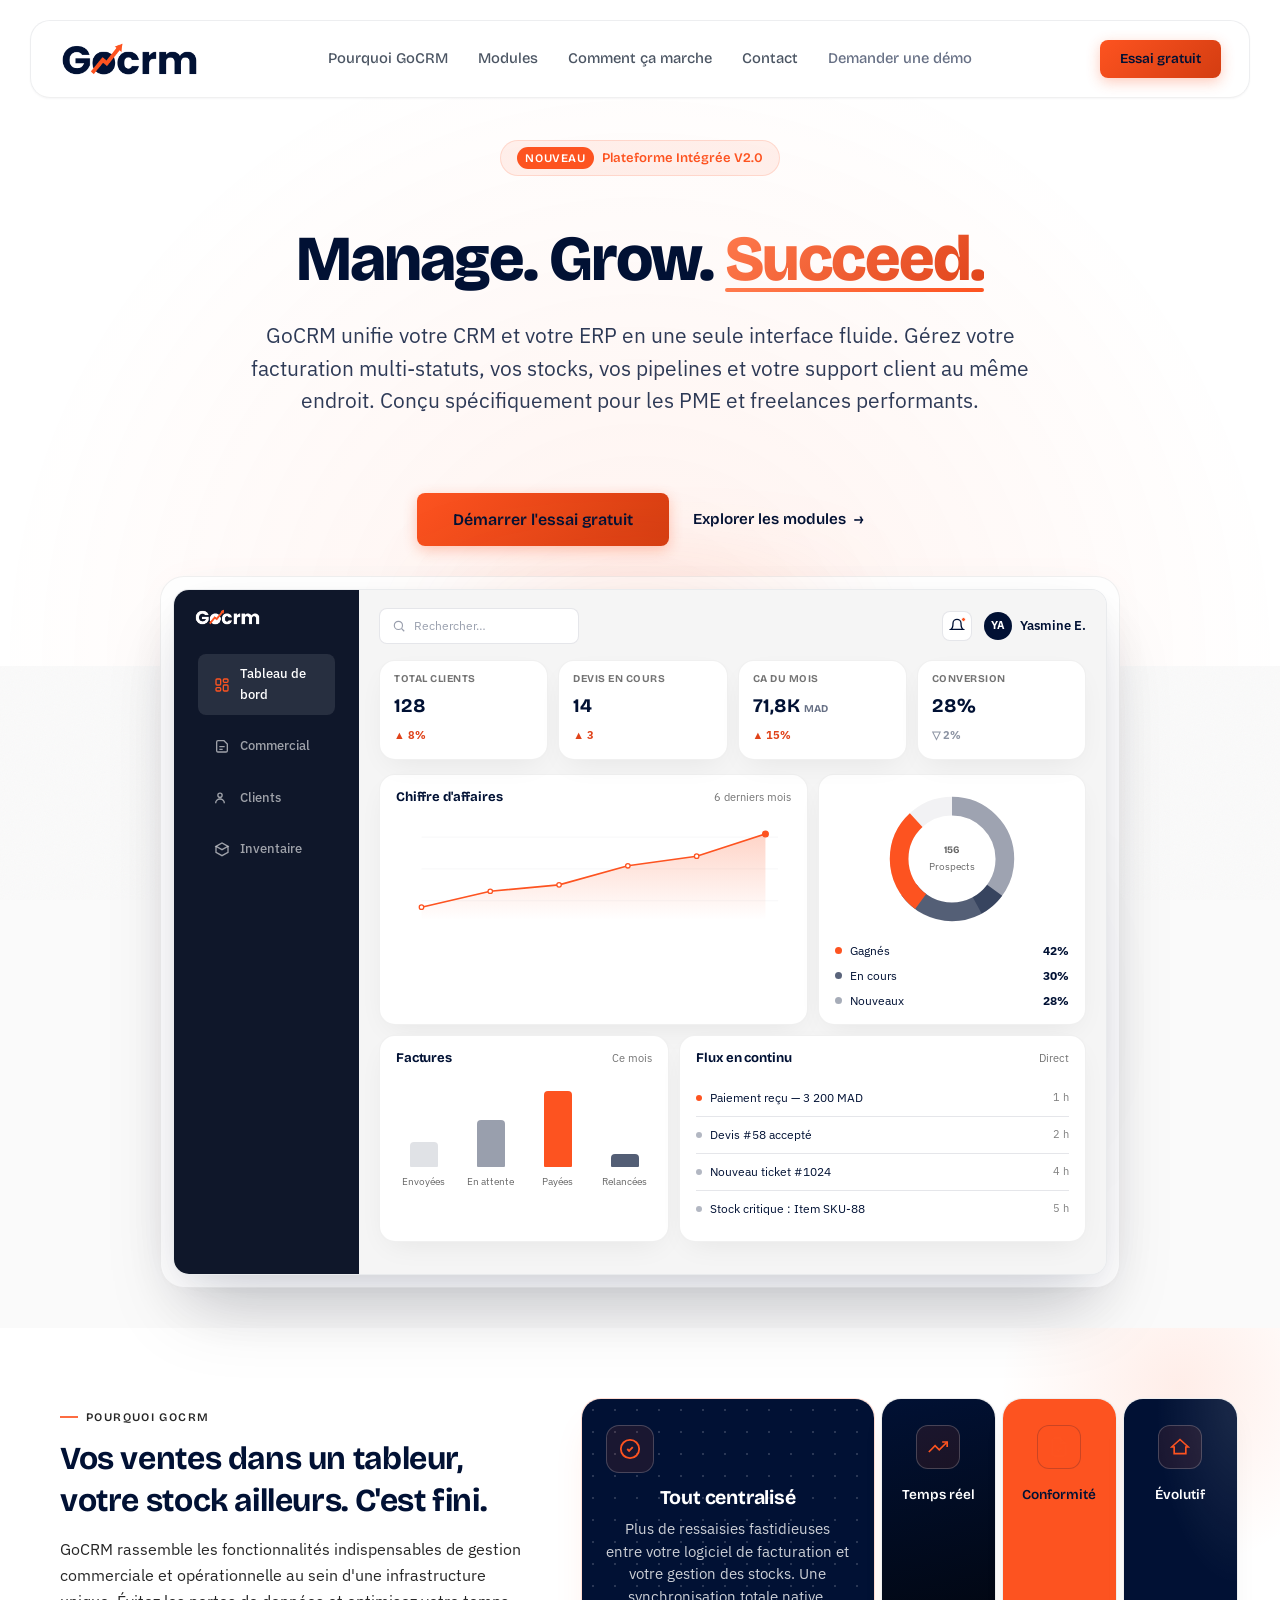
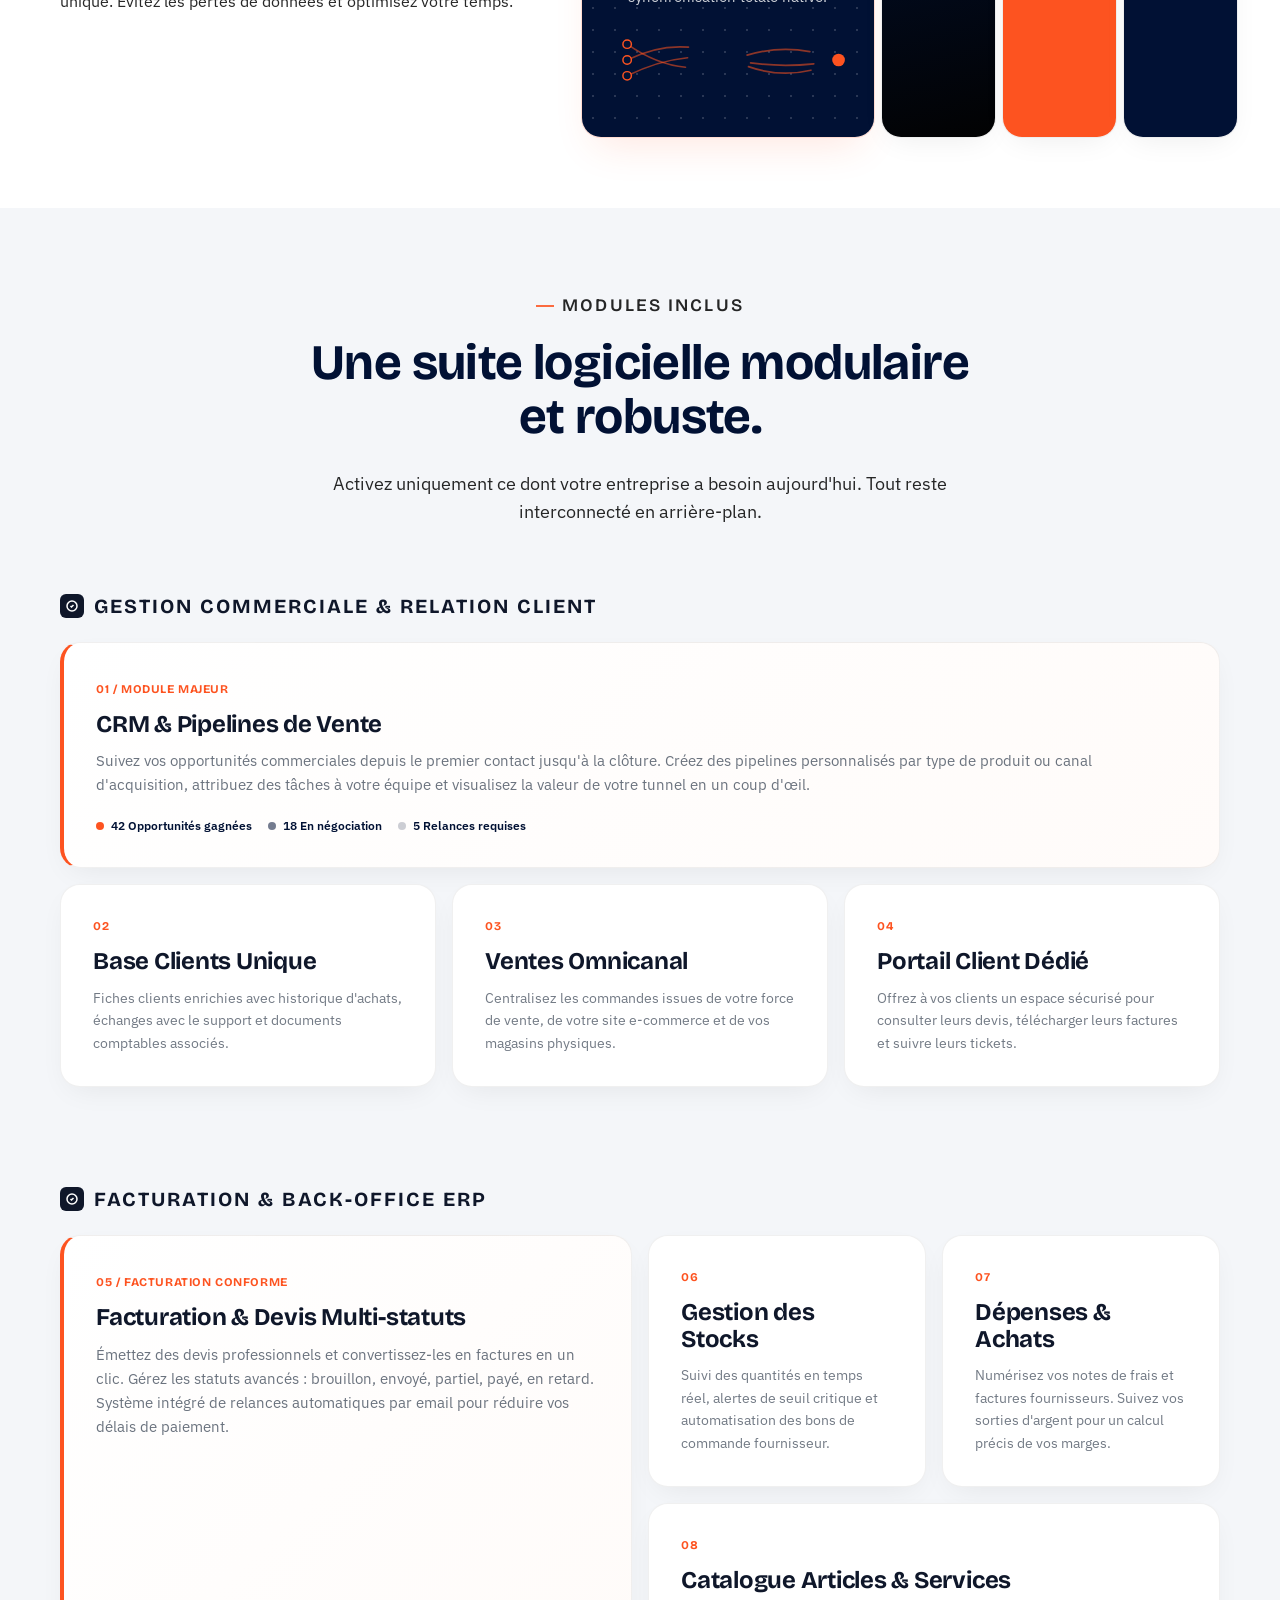
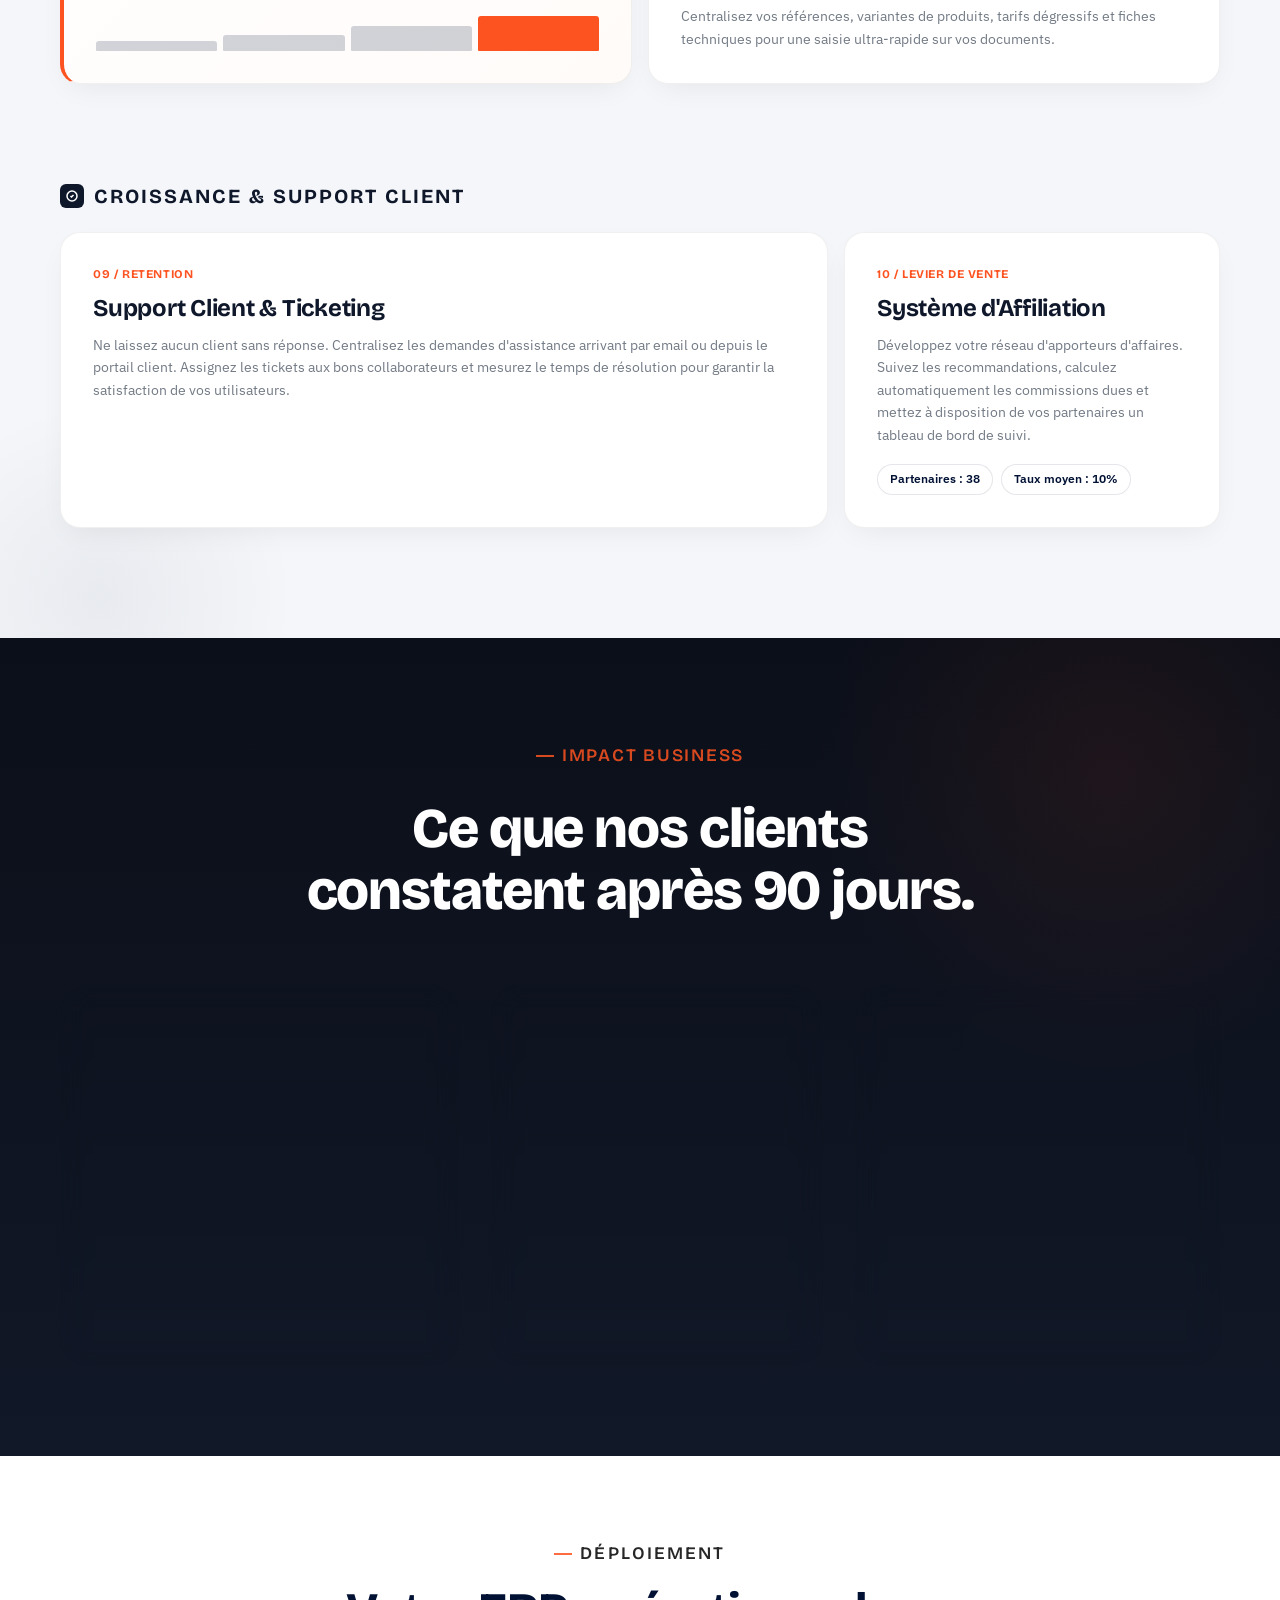
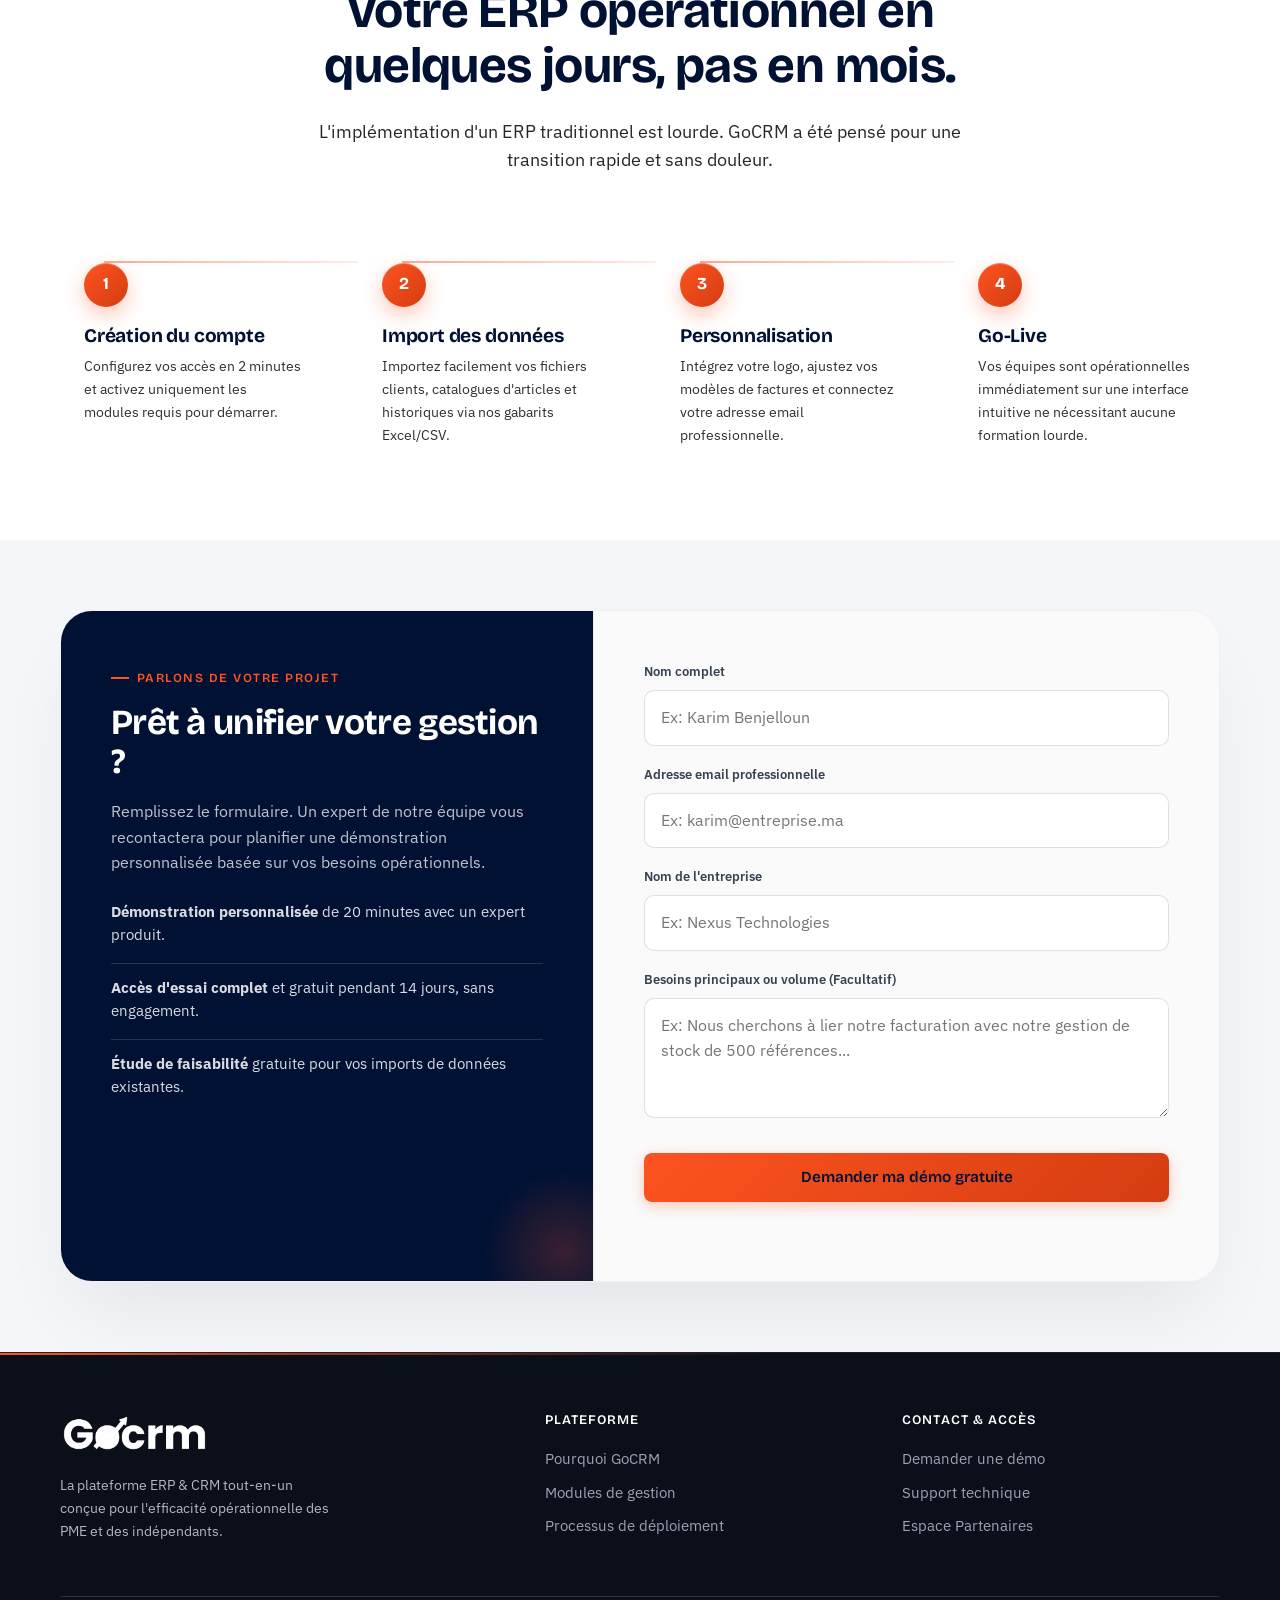
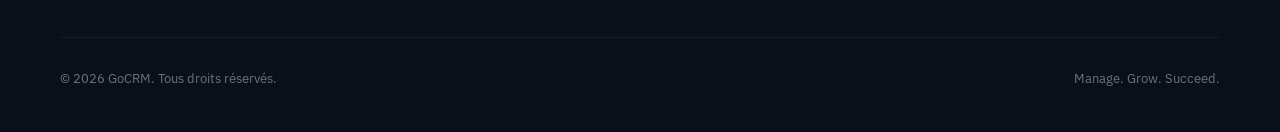
<file: index.html>
<!DOCTYPE html>
<html lang="fr">
<head>
<meta charset="UTF-8">
<meta name="viewport" content="width=device-width, initial-scale=1.0">
<title>GoCRM — CRM &amp; ERP tout-en-un pour PME et freelances | Manage Grow Succeed</title>
<meta name="description" content="GoCRM réunit CRM et ERP dans une seule plateforme SaaS : facturation, inventaire, ventes omnicanal, affiliation et support client. Pensé pour les PME et freelances francophones.">
<link rel="preconnect" href="https://fonts.googleapis.com">
<link rel="preconnect" href="https://fonts.gstatic.com" crossorigin>
<link href="https://fonts.googleapis.com/css2?family=Bricolage+Grotesque:opsz,wght@12..96,500..800&family=IBM+Plex+Sans:wght@400;500;600;700&display=swap" rel="stylesheet">
<link rel="stylesheet" href="css/styles.css">

<!-- REFONTE ET ENHANCEMENT DES STYLES (INDEX_2.HTML) -->
<style>
  :root {
    --primary-gradient: linear-gradient(135deg, #FD5320 0%, #d43d11 100%);
    --dark-gradient: linear-gradient(180deg, #0b0f19 0%, #111827 100%);
    --card-shadow: 0 10px 30px -10px rgba(0, 0, 0, 0.08);
    --card-shadow-hover: 0 20px 40px -15px rgba(253, 83, 32, 0.15);
    --border-color: rgba(0, 0, 0, 0.06);
    --border-color-dark: rgba(255, 255, 255, 0.08);
  }

  body {
    font-family: 'IBM Plex Sans', sans-serif;
    -webkit-font-smoothing: antialiased;
    color: #1f2937;
    background-color: #fafafa;
  }

  h1, h2, h3, h4, .brand, .btn, .stat, .step-num {
    font-family: 'Bricolage Grotesque', sans-serif;
  }

  /* Header Premium & Alignement Fix */
  .site-header {
    background: rgba(255, 255, 255, 0.85) !important;
    backdrop-filter: blur(16px);
    -webkit-backdrop-filter: blur(16px);
    border-bottom: 1px solid var(--border-color);
    transition: all 0.3s ease;
    z-index: 100;
  }
  
  .nav-links a {
    font-weight: 500;
    color: #4b5563;
    transition: color 0.2s ease;
    position: relative;
  }
  
  .nav-links a:hover {
    color: #FD5320;
  }

  .btn-primary {
    background: var(--primary-gradient) !important;
    border: none !important;
    border-radius: 8px !important;
    font-weight: 600 !important;
    box-shadow: 0 4px 14px rgba(253, 83, 32, 0.3);
    transition: transform 0.2s ease, box-shadow 0.2s ease !important;
  }

  .btn-primary:hover {
    transform: translateY(-2px);
    box-shadow: 0 6px 20px rgba(253, 83, 32, 0.4);
  }

  /* Hero Section : Légèrement descendue & Correction de fond */
  .hero {
    background: radial-gradient(circle at 50% 100%, rgba(253, 83, 32, 0.08) 0%, transparent 70%), #ffffff;
    padding: 140px 0 100px 0 !important; /* Ajusté pour descendre le hero et resserrer le bas */
    position: relative;
    z-index: 2;
  }

  .hero-copy {
    display: flex;
    flex-direction: column;
    align-items: center;
    text-align: center;
  }

  .hero-badge {
    background: rgba(253, 83, 32, 0.08) !important;
    border: 1px solid rgba(253, 83, 32, 0.15);
    color: #FD5320 !important;
    font-weight: 600;
    padding: 6px 16px !important;
    border-radius: 100px !important;
    display: inline-flex;
    align-items: center;
    gap: 8px;
  }

  .hero h1 {
    font-size: 4rem;
    font-weight: 800;
    letter-spacing: -0.03em;
    line-height: 1.1;
    margin: 24px 0;
  }

  .hero p.lede {
    max-width: 800px;
    margin-left: auto;
    margin-right: auto;
    margin-bottom: 32px;
  }

  .hero-ctas {
    display: inline-flex;
    align-items: center;
    gap: 24px;
    margin-bottom: 20px;
  }

  .accent-gradient {
    background: var(--primary-gradient);
    -webkit-background-clip: text;
    -webkit-text-fill-color: transparent;
  }

  /* Mockup Dashboard Pro : Alignement Fond Intégré */
  .preview {
    position: relative;
    margin-top: -80px;
    padding-bottom: 40px; /* Espace optimisé */
    z-index: 10;
    background: transparent;
  }

  .preview-stage {
    background: #ffffff;
    border-radius: 24px;
    padding: 12px;
    box-shadow: 0 40px 80px -20px rgba(0, 0, 0, 0.12), 0 0 40px -10px rgba(253, 83, 32, 0.05);
    border: 1px solid var(--border-color);
  }

  .dash-mock {
    border-radius: 16px;
    overflow: hidden;
    background: #f8fafc;
    border: 1px solid var(--border-color);
  }

  .dash-sidebar {
    background: #0f172a !important;
  }

  .dash-nav-item {
    border-radius: 8px;
    margin: 4px 12px;
    padding: 10px 16px;
    transition: all 0.2s ease;
  }

  .dash-nav-item.is-active {
    background: rgba(255, 255, 255, 0.1) !important;
    color: #ffffff !important;
  }

  .dash-panel {
    background: #ffffff !important;
    border-radius: 16px !important;
    border: 1px solid var(--border-color) !important;
    box-shadow: var(--card-shadow);
    transition: transform 0.3s ease;
  }

  .dash-panel:hover {
    transform: translateY(-2px);
  }

  .dash-stat {
    background: #ffffff !important;
    border-radius: 16px !important;
    border: 1px solid var(--border-color) !important;
    box-shadow: var(--card-shadow);
  }

  /* Section "Pourquoi GoCRM" : Espaces condensés */
  .why {
    background: #ffffff;
    padding: 70px 0; /* Réduit pour éliminer l'excès de blanc */
  }

  .expand-panel {
    border-radius: 20px !important;
    overflow: hidden;
    border: 1px solid var(--border-color) !important;
    box-shadow: var(--card-shadow);
    transition: all 0.4s cubic-bezier(0.16, 1, 0.3, 1) !important;
    background: #fdfdfd !important;
  }

  .expand-panel[aria-expanded="true"] {
    background: #ffffff !important;
    box-shadow: var(--card-shadow-hover);
    border-color: rgba(253, 83, 32, 0.2) !important;
  }

  .icon-badge {
    background: rgba(253, 83, 32, 0.1) !important;
    color: #FD5320 !important;
    border-radius: 12px;
  }

  /* Bento Grid dense pour les Modules : Espaces condensés */
  .modules {
    background: #f4f6f9;
    padding: 70px 0; /* Réduit */
  }

  .module-group-block {
    margin-bottom: 40px; /* Resserré */
  }

  .module-group-label {
    font-family: 'Bricolage Grotesque', sans-serif;
    font-size: 1.25rem;
    font-weight: 700;
    color: #0f172a;
    display: flex;
    align-items: center;
    gap: 10px;
    margin-bottom: 20px;
  }

  .module-group-icon {
    background: #0f172a;
    color: #ffffff;
    width: 24px;
    height: 24px;
    border-radius: 6px;
    display: inline-flex;
    align-items: center;
    justify-content: center;
  }

  .module-card {
    background: #ffffff !important;
    border-radius: 20px !important;
    border: 1px solid var(--border-color) !important;
    box-shadow: var(--card-shadow);
    padding: 32px !important;
    transition: all 0.3s cubic-bezier(0.16, 1, 0.3, 1) !important;
  }

  .module-card:hover {
    transform: translateY(-4px);
    box-shadow: var(--card-shadow-hover);
    border-color: rgba(253, 83, 32, 0.2) !important;
  }

  .module-card--featured {
    background: linear-gradient(135deg, #ffffff 0%, #fffbf9 100%) !important;
    border-left: 4px solid #FD5320 !important;
  }

  .module-card .num {
    font-weight: 700;
    color: #FD5320;
    letter-spacing: 0.05em;
    display: inline-block;
    margin-bottom: 12px;
  }

  .module-card h3 {
    font-size: 1.5rem;
    margin-bottom: 12px;
    color: #0f172a;
  }

  .module-card p {
    color: #4b5563;
    line-height: 1.6;
  }

  /* Section Impact Business */
  .benefits {
    background: var(--dark-gradient) !important;
    color: #ffffff;
    padding: 90px 0; /* Équilibré pour le contraste de fond global */
    position: relative;
    overflow: hidden;
  }

  .benefits::before {
    content: '';
    position: absolute;
    top: -20%;
    right: -10%;
    width: 600px;
    height: 600px;
    background: radial-gradient(circle, rgba(253, 83, 32, 0.08) 0%, transparent 70%);
    pointer-events: none;
  }

  .benefits .section-head p.eyebrow {
    color: #FD5320 !important;
    font-weight: 600;
    text-transform: uppercase;
    letter-spacing: 0.1em;
  }

  .benefits .section-head h2 {
    color: #ffffff !important;
    font-size: 3.5rem;
    font-weight: 800;
    letter-spacing: -0.02em;
    max-width: 700px;
    margin: 12px auto 24px auto;
  }

  .benefits-grid {
    display: grid;
    grid-template-columns: 1.2fr 1fr 1.1fr;
    gap: 32px;
    margin-top: 50px;
  }

  .benefit-item {
    background: linear-gradient(145deg, rgba(255, 255, 255, 0.03) 0%, rgba(255, 255, 255, 0.01) 100%) !important;
    border: 1px solid rgba(255, 255, 255, 0.06) !important;
    border-radius: 28px !important;
    padding: 48px 40px !important;
    backdrop-filter: blur(12px);
    -webkit-backdrop-filter: blur(12px);
    transition: all 0.4s cubic-bezier(0.16, 1, 0.3, 1) !important;
    display: flex;
    flex-direction: column;
    justify-content: space-between;
    position: relative;
  }

  .benefit-item::after {
    content: '';
    position: absolute;
    inset: 0;
    border-radius: 28px;
    padding: 1px;
    background: linear-gradient(135deg, rgba(255,255,255,0.1) 0%, rgba(255,255,255,0) 50%);
    -webkit-mask: linear-gradient(#fff 0 0) content-box, linear-gradient(#fff 0 0);
    -webkit-mask-composite: xor;
    mask-composite: exclude;
    pointer-events: none;
  }

  .benefit-item:hover {
    transform: translateY(-6px);
    background: rgba(255, 255, 255, 0.05) !important;
    border-color: rgba(253, 83, 32, 0.3) !important;
    box-shadow: 0 30px 60px -20px rgba(0, 0, 0, 0.4), 0 0 50px -10px rgba(253, 83, 32, 0.1);
  }

  .benefit-item-top {
    margin-bottom: 32px;
  }

  .benefit-badge {
    display: inline-flex;
    align-items: center;
    background: rgba(255, 255, 255, 0.06);
    border: 1px solid rgba(255, 255, 255, 0.08);
    padding: 6px 14px;
    border-radius: 100px;
    font-size: 0.8rem;
    font-weight: 500;
    color: #9ca3af;
    margin-bottom: 24px;
    letter-spacing: 0.02em;
  }

  .benefit-item:hover .benefit-badge {
    color: #ffffff;
    background: rgba(253, 83, 32, 0.15);
    border-color: rgba(253, 83, 32, 0.25);
  }

  .benefit-item .stat {
    background: linear-gradient(135deg, #ffffff 30%, #ff8f6b 100%);
    -webkit-background-clip: text;
    -webkit-text-fill-color: transparent;
    font-size: 5.5rem;
    font-weight: 800;
    line-height: 0.9;
    letter-spacing: -0.04em;
    display: block;
  }

  .benefit-item:hover .stat {
    background: linear-gradient(135deg, #FF6C3E 0%, #FD5320 100%);
    -webkit-background-clip: text;
    -webkit-text-fill-color: transparent;
  }

  .benefit-item p {
    color: #9ca3af;
    font-size: 1.05rem;
    line-height: 1.6;
    margin: 0;
  }

  .benefit-item p strong {
    color: #ffffff;
    font-weight: 600;
  }

  @media (max-width: 1024px) {
    .benefits-grid {
      grid-template-columns: 1fr;
      gap: 24px;
    }
    .benefits .section-head h2 {
      font-size: 2.5rem;
    }
  }

  /* Étapes de déploiement : Resserré */
  .how {
    padding: 70px 0;
    background: #ffffff;
  }

  .step {
    position: relative;
    padding: 24px;
    border-radius: 16px;
    transition: background-color 0.2s ease;
  }

  .step:hover {
    background-color: #f8fafc;
  }

  .step-num {
    background: var(--primary-gradient) !important;
    color: #ffffff !important;
    width: 44px;
    height: 44px;
    font-size: 1.25rem;
    font-weight: 700;
    border-radius: 12px;
    box-shadow: 0 4px 10px rgba(253, 83, 32, 0.2);
  }

  /* Formulaire et Zone Contact : Resserré */
  .contact {
    background: #f4f6f9;
    padding: 70px 0;
  }

  .contact-wrap {
    background: #ffffff;
    border-radius: 32px;
    overflow: hidden;
    box-shadow: 0 40px 80px -20px rgba(0, 0, 0, 0.08);
    border: 1px solid var(--border-color);
  }

  .contact-info {
    padding: 50px !important; /* Léger ajustement */
  }

  .contact-form-panel {
    background: #fafafa !important;
    border-left: 1px solid var(--border-color);
    padding: 50px !important;
  }

  .form-field label {
    font-weight: 600;
    color: #374151;
    margin-bottom: 8px;
  }

  .form-field input, .form-field textarea {
    border-radius: 10px !important;
    border: 1px solid rgba(0, 0, 0, 0.12) !important;
    padding: 14px 16px !important;
    transition: all 0.2s ease !important;
    background: #ffffff !important;
  }

  .form-field input:focus, .form-field textarea:focus {
    border-color: #FD5320 !important;
    box-shadow: 0 0 0 4px rgba(253, 83, 32, 0.1) !important;
    outline: none;
  }

  /* Footer */
  .site-footer {
    background: #0b0f19 !important;
    border-top: 1px solid var(--border-color-dark);
    padding: 60px 0 30px 0 !important; /* Resserré */
  }

  .site-footer .footer-brand img {
    filter: brightness(0) invert(1) !important;
    margin-bottom: 20px;
  }

  .site-footer h4 {
    color: #ffffff;
    font-weight: 600;
    margin-bottom: 20px;
  }

  .site-footer a {
    color: #9ca3af !important;
    transition: color 0.2s ease;
  }

  .site-footer a:hover {
    color: #ffffff !important;
  }

  .footer-bottom {
    border-top: 1px solid rgba(255, 255, 255, 0.05) !important;
    margin-top: 40px !important; /* Resserré */
    padding-top: 30px !important;
    color: #6b7280;
  }
</style>
</head>
<body>

<a class="skip-link" href="#main">Aller au contenu</a>
<div class="progress-bar" id="progressBar" aria-hidden="true"></div>

<header class="site-header" id="siteHeader">
  <div class="container">
    <a href="#top" class="brand" aria-label="GoCRM — accueil">
      <img src="assets/gocrm-mark.png" alt="GoCRM" width="191" height="52">
    </a>
    <nav class="nav-links" aria-label="Navigation principale">
      <a href="#pourquoi">Pourquoi GoCRM</a>
      <a href="#modules">Modules</a>
      <a href="#comment">Comment ça marche</a>
      <a href="#contact">Contact</a>
      <a href="#contact" class="nav-secondary">Demander une démo</a>
    </nav>
    <div class="header-cta">
      <a href="#contact" class="btn btn-primary btn-sm">Essai gratuit</a>
    </div>
    <button class="nav-toggle" id="navToggle" aria-expanded="false" aria-controls="mobileNav" aria-label="Ouvrir le menu">
      <svg class="icon-menu" width="22" height="22" viewBox="0 0 24 24" fill="none" stroke="currentColor" stroke-width="2" stroke-linecap="round" stroke-linejoin="round" aria-hidden="true"><line x1="4" y1="7" x2="20" y2="7"/><line x1="4" y1="12" x2="20" y2="12"/><line x1="4" y1="17" x2="20" y2="17"/></svg>
      <svg class="icon-close" width="22" height="22" viewBox="0 0 24 24" fill="none" stroke="currentColor" stroke-width="2" stroke-linecap="round" stroke-linejoin="round" aria-hidden="true"><line x1="6" y1="6" x2="18" y2="18"/><line x1="6" y1="18" x2="18" y2="6"/></svg>
    </button>
  </div>
</header>

<div class="mobile-nav" id="mobileNav">
  <nav aria-label="Navigation mobile">
    <ul>
      <li><a href="#pourquoi">Pourquoi GoCRM</a></li>
      <li><a href="#modules">Modules</a></li>
      <li><a href="#comment">Comment ça marche</a></li>
      <li><a href="#contact">Contact</a></li>
    </ul>
    <div class="header-cta">
      <a href="#contact" class="btn btn-primary">Essai gratuit</a>
    </div>
  </nav>
</div>

<main id="main">
  <a id="top"></a>

  <!-- HERO SECTION AVANCÉE -->
  <section class="hero">
    <div class="container">
      <div class="hero-copy" id="heroCopy">
        <div class="hero-badge">
          <span class="badge-tag">Nouveau</span>
          <span>Plateforme Intégrée V2.0</span>
        </div>
        <h1>Manage. Grow. <span class="accent-gradient">Succeed.</span></h1>
        <p class="lede">
          GoCRM unifie votre CRM et votre ERP en une seule interface fluide. 
          Gérez votre facturation multi-statuts, vos stocks, vos pipelines et votre support client au même endroit. Conçu spécifiquement pour les PME et freelances performants.
        </p>
        <div class="hero-ctas">
          <a href="#contact" class="btn btn-primary">Démarrer l'essai gratuit</a>
          <a href="#modules" class="link-arrow">Explorer les modules <span class="arrow" aria-hidden="true">→</span></a>
        </div>
      </div>
    </div>
  </section>

  <!-- APERÇU PRODUIT COMPACTÉ -->
  <section class="preview" id="apercu">
    <h2 class="sr-only">Aperçu du tableau de bord GoCRM</h2>
    <div class="container">
      <div class="preview-stage" id="previewStage">
        <div class="dash-mock">

          <aside class="dash-sidebar">
            <div class="dash-sidebar-brand">
              <img src="assets/gocrm-mark-dark.png" alt="GoCRM" width="96" height="26">
            </div>
            <nav class="dash-nav">
              <a class="dash-nav-item is-active">
                <svg viewBox="0 0 24 24" fill="none" stroke="currentColor" stroke-width="2" aria-hidden="true"><rect x="3" y="3" width="7" height="9" rx="1.5"/><rect x="14" y="3" width="7" height="5" rx="1.5"/><rect x="14" y="12" width="7" height="9" rx="1.5"/><rect x="3" y="16" width="7" height="5" rx="1.5"/></svg>
                Tableau de bord
              </a>
              <a class="dash-nav-item">
                <svg viewBox="0 0 24 24" fill="none" stroke="currentColor" stroke-width="2" aria-hidden="true"><path d="M4 19V6a2 2 0 0 1 2-2h9l5 5v10a2 2 0 0 1-2 2H6a2 2 0 0 1-2-2Z"/><path d="M8 13h8M8 17h5"/></svg>
                Commercial
              </a>
              <a class="dash-nav-item">
                <svg viewBox="0 0 24 24" fill="none" stroke="currentColor" stroke-width="2" aria-hidden="true"><circle cx="9" cy="8" r="3.2"/><path d="M2.5 20a6.5 6.5 0 0 1 13 0"/></svg>
                Clients
              </a>
              <a class="dash-nav-item">
                <svg viewBox="0 0 24 24" fill="none" stroke="currentColor" stroke-width="2" aria-hidden="true"><path d="M3 8 12 3l9 5-9 5-9-5Z"/><path d="M3 8v9l9 5 9-5V8"/></svg>
                Inventaire
              </a>
            </nav>
          </aside>

          <div class="dash-main">
            <div class="dash-topbar">
              <div class="dash-search">
                <svg width="14" height="14" viewBox="0 0 24 24" fill="none" stroke="currentColor" stroke-width="2" aria-hidden="true"><circle cx="11" cy="11" r="7"/><path d="m21 21-4.3-4.3"/></svg>
                <span>Rechercher…</span>
              </div>
              <div class="dash-topbar-right">
                <button class="dash-icon-btn" type="button" aria-label="Notifications">
                  <svg width="16" height="16" viewBox="0 0 24 24" fill="none" stroke="currentColor" stroke-width="2" aria-hidden="true"><path d="M18 8a6 6 0 0 0-12 0c0 7-3 9-3 9h18s-3-2-3-9"/></svg>
                  <span class="dash-dot"></span>
                </button>
                <div class="dash-user">
                  <span class="dash-avatar">YA</span>
                  <span class="dash-username">Yasmine E.</span>
                </div>
              </div>
            </div>

            <div class="dash-stats">
              <div class="dash-stat">
                <h4>Total clients</h4>
                <span class="dash-stat-value"><span class="count" data-target="128">0</span></span>
                <span class="dash-stat-delta is-up">▲ 8%</span>
              </div>
              <div class="dash-stat">
                <h4>Devis en cours</h4>
                <span class="dash-stat-value"><span class="count" data-target="14">0</span></span>
                <span class="dash-stat-delta is-up">▲ 3</span>
              </div>
              <div class="dash-stat">
                <h4>CA du mois</h4>
                <span class="dash-stat-value">71,8K <small>MAD</small></span>
                <span class="dash-stat-delta is-up">▲ 15%</span>
              </div>
              <div class="dash-stat">
                <h4>Conversion</h4>
                <span class="dash-stat-value">28%</span>
                <span class="dash-stat-delta is-down">▽ 2%</span>
              </div>
            </div>

            <div class="dash-row">
              <div class="dash-panel">
                <div class="dash-panel-head">
                  <h4>Chiffre d'affaires</h4>
                  <span>6 derniers mois</span>
                </div>
                <svg class="dash-linechart" viewBox="0 0 620 180" preserveAspectRatio="none" aria-hidden="true">
                  <line x1="40" y1="30" x2="600" y2="30" class="dash-grid-line" />
                  <line x1="40" y1="80" x2="600" y2="80" class="dash-grid-line" />
                  <line x1="40" y1="130" x2="600" y2="130" class="dash-grid-line" />
                  <defs>
                    <linearGradient id="lineFill" x1="0" y1="0" x2="0" y2="1">
                      <stop offset="0%" stop-color="#FD5320" stop-opacity="0.25" />
                      <stop offset="100%" stop-color="#FD5320" stop-opacity="0" />
                    </linearGradient>
                  </defs>
                  <path class="dash-line-area" d="M40,140 L148,115 L256,105 L364,75 L472,60 L580,25 L580,160 L40,160 Z" fill="url(#lineFill)" />
                  <path class="dash-line-path" d="M40,140 L148,115 L256,105 L364,75 L472,60 L580,25" />
                  <g class="dash-line-dots">
                    <circle cx="40" cy="140" r="3.5" />
                    <circle cx="148" cy="115" r="3.5" />
                    <circle cx="256" cy="105" r="3.5" />
                    <circle cx="364" cy="75" r="3.5" />
                    <circle cx="472" cy="60" r="3.5" />
                    <circle cx="580" cy="25" r="4.5" class="dash-line-dot--current" />
                  </g>
                </svg>
              </div>

              <div class="dash-panel">
                <div class="dash-donut-wrap">
                  <svg class="dash-donut" viewBox="0 0 180 180" aria-hidden="true">
                    <circle cx="90" cy="90" r="68" class="dash-donut-track" />
                    <g transform="rotate(-90 90 90)">
                      <circle cx="90" cy="90" r="68" class="dash-donut-seg dash-donut-seg--1" />
                      <circle cx="90" cy="90" r="68" class="dash-donut-seg dash-donut-seg--2" stroke-dashoffset="-149.54" />
                      <circle cx="90" cy="90" r="68" class="dash-donut-seg dash-donut-seg--3" stroke-dashoffset="-256.36" />
                    </g>
                  </svg>
                  <div class="dash-donut-center">
                    <span class="dash-donut-total">156</span>
                    <span>Prospects</span>
                  </div>
                </div>
                <ul class="dash-legend">
                  <li><span class="dash-dot-legend dash-dot--3"></span>Gagnés <b>42%</b></li>
                  <li><span class="dash-dot-legend dash-dot--2"></span>En cours <b>30%</b></li>
                  <li><span class="dash-dot-legend dash-dot--1"></span>Nouveaux <b>28%</b></li>
                </ul>
              </div>
            </div>

            <div class="dash-row dash-row--secondary">
              <div class="dash-panel">
                <div class="dash-panel-head">
                  <h4>Factures</h4>
                  <span>Ce mois</span>
                </div>
                <div class="dash-bars">
                  <div class="dash-bar-col">
                    <div class="dash-bar-track"><div class="dash-bar dash-bar--muted" style="--target:30%"></div></div>
                    <span>Envoyées</span>
                  </div>
                  <div class="dash-bar-col">
                    <div class="dash-bar-track"><div class="dash-bar dash-bar--navy" style="--target:55%"></div></div>
                    <span>En attente</span>
                  </div>
                  <div class="dash-bar-col">
                    <div class="dash-bar-track"><div class="dash-bar dash-bar--orange" style="--target:90%"></div></div>
                    <span>Payées</span>
                  </div>
                  <div class="dash-bar-col">
                    <div class="dash-bar-track"><div class="dash-bar dash-bar--dark" style="--target:15%"></div></div>
                    <span>Relancées</span>
                  </div>
                </div>
              </div>

              <div class="dash-panel">
                <div class="dash-panel-head">
                  <h4>Flux en continu</h4>
                  <span>Direct</span>
                </div>
                <ul class="dash-activity">
                  <li><span class="dash-activity-dot is-orange"></span><p>Paiement reçu — 3 200 MAD</p><time>1 h</time></li>
                  <li><span class="dash-activity-dot"></span><p>Devis #58 accepté</p><time>2 h</time></li>
                  <li><span class="dash-activity-dot"></span><p>Nouveau ticket #1024</p><time>4 h</time></li>
                  <li><span class="dash-activity-dot"></span><p>Stock critique : Item SKU-88</p><time>5 h</time></li>
                </ul>
              </div>
            </div>

          </div>
        </div>
      </div>
    </div>
  </section>

  <!-- POURQUOI GOCRM -->
  <section class="why" id="pourquoi">
    <div class="container">
      <div class="why-grid">
        <div class="section-head reveal">
          <p class="eyebrow">Pourquoi GoCRM</p>
          <h2>Vos ventes dans un tableur, votre stock ailleurs. C'est fini.</h2>
          <p>GoCRM rassemble les fonctionnalités indispensables de gestion commerciale et opérationnelle au sein d'une infrastructure unique. Évitez les pertes de données et optimisez votre temps.</p>
        </div>

        <div class="expand-panels reveal" id="expandPanels">
          <button type="button" class="expand-panel expand-panel--1" aria-expanded="true" style="width:46%">
            <span class="expand-panel-bg" aria-hidden="true"></span>
            <span class="expand-panel-collapsed">
              <div class="icon-badge">
                <svg width="20" height="20" viewBox="0 0 24 24" fill="none" stroke="currentColor" stroke-width="2"><path d="M12 22c5.523 0 10-4.477 10-10S17.523 2 12 2 2 6.477 2 12s4.477 10 10 10Z"/><path d="m9 12 2 2 4-4"/></svg>
              </div>
              <span class="expand-panel-shortlabel">Tout centralisé</span>
            </span>
            <span class="expand-panel-content">
              <div class="icon-badge">
                <svg width="22" height="22" viewBox="0 0 24 24" fill="none" stroke="currentColor" stroke-width="2"><path d="M12 22c5.523 0 10-4.477 10-10S17.523 2 12 2 2 6.477 2 12s4.477 10 10 10Z"/><path d="m9 12 2 2 4-4"/></svg>
              </div>
              <h3>Tout centralisé</h3>
              <p>Plus de ressaisies fastidieuses entre votre logiciel de facturation et votre gestion des stocks. Une synchronisation totale native.</p>
              <div class="expand-illustration" style="margin-top:auto">
                <svg viewBox="0 0 240 70" fill="none" xmlns="http://www.w3.org/2000/svg">
                  <path d="M20 35 Q70 10 120 35 T220 35" class="illus-converge-line" />
                  <path d="M20 50 Q70 25 120 35 T220 35" class="illus-converge-line" />
                  <path d="M20 20 Q70 55 120 35 T220 35" class="illus-converge-line" />
                  <circle cx="20" cy="20" r="4" class="illus-converge-node" />
                  <circle cx="20" cy="35" r="4" class="illus-converge-node" />
                  <circle cx="20" cy="50" r="4" class="illus-converge-node" />
                  <circle cx="220" cy="35" r="6" class="illus-converge-center" />
                </svg>
              </div>
            </span>
          </button>

          <button type="button" class="expand-panel expand-panel--2" aria-expanded="false">
            <span class="expand-panel-bg" aria-hidden="true"></span>
            <span class="expand-panel-collapsed">
              <div class="icon-badge">
                <svg width="20" height="20" viewBox="0 0 24 24" fill="none" stroke="currentColor" stroke-width="2"><path d="M23 6 13.5 15.5l-5-5L1 18"/><path d="M17 6h6v6"/></svg>
              </div>
              <span class="expand-panel-shortlabel">Temps réel</span>
            </span>
            <span class="expand-panel-content">
              <div class="icon-badge">
                <svg width="22" height="22" viewBox="0 0 24 24" fill="none" stroke="currentColor" stroke-width="2"><path d="M23 6 13.5 15.5l-5-5L1 18"/><path d="M17 6h6v6"/></svg>
              </div>
              <h3>Temps réel</h3>
              <p>Suivez vos indicateurs de performance, l'état de vos stocks et l'avancement de vos encaissements instantanément, sans attendre la fin du mois.</p>
              <div class="expand-illustration" style="margin-top:auto">
                <svg viewBox="0 0 240 70" fill="none" xmlns="http://www.w3.org/2000/svg">
                  <line x1="10" y1="60" x2="230" y2="60" class="illus-live-grid" />
                  <line x1="10" y1="35" x2="230" y2="35" class="illus-live-grid" />
                  <line x1="10" y1="10" x2="230" y2="10" class="illus-live-grid" />
                  <path d="M10 55 L50 45 L90 50 L130 25 L170 30 L210 15" class="illus-live-path" />
                  <circle cx="210" cy="15" r="4" class="illus-live-dot" />
                </svg>
              </div>
            </span>
          </button>

          <button type="button" class="expand-panel expand-panel--3" aria-expanded="false">
            <span class="expand-panel-bg" aria-hidden="true"></span>
            <span class="expand-panel-collapsed">
              <div class="icon-badge">
                <svg width="20" height="20" viewBox="0 0 24 24" fill="none" stroke="currentColor" stroke-width="2"><path d="M14 2H6a2 2 0 0 0-2 2v16a2 2 0 0 0 2 2h12a2 2 0 0 0 2-2V8z"/><path d="M14 2v6h6"/><path d="m9 15 2 2 4-4"/></svg>
              </div>
              <span class="expand-panel-shortlabel">Conformité</span>
            </span>
            <span class="expand-panel-content">
              <div class="icon-badge">
                <svg width="22" height="22" viewBox="0 0 24 24" fill="none" stroke="currentColor" stroke-width="2"><path d="M14 2H6a2 2 0 0 0-2 2v16a2 2 0 0 0 2 2h12a2 2 0 0 0 2-2V8z"/><path d="M14 2v6h6"/><path d="m9 15 2 2 4-4"/></svg>
              </div>
              <h3>Conformité</h3>
              <p>Générez des pièces comptables et gérez vos devis et factures en stricte conformité avec les réglementations et taxes locales.</p>
              <div class="expand-illustration" style="margin-top:auto">
                <svg viewBox="0 0 240 70" fill="none" xmlns="http://www.w3.org/2000/svg">
                  <circle cx="120" cy="35" r="28" class="illus-geo-shape" />
                  <circle cx="120" cy="35" r="20" class="illus-geo-shape" />
                  <rect x="108" y="23" width="24" height="24" rx="3" class="illus-geo-doc" />
                  <line x1="113" y1="29" x2="127" y2="29" class="illus-geo-doc-line" />
                  <line x1="113" y1="34" x2="123" y2="34" class="illus-geo-doc-line" />
                  <circle cx="132" cy="44" r="7" class="illus-geo-check" />
                </svg>
              </div>
            </span>
          </button>

          <button type="button" class="expand-panel expand-panel--4" aria-expanded="false">
            <span class="expand-panel-bg" aria-hidden="true"></span>
            <span class="expand-panel-collapsed">
              <div class="icon-badge">
                <svg width="20" height="20" viewBox="0 0 24 24" fill="none" stroke="currentColor" stroke-width="2"><path d="m12 3-10 9h3v8h14v-8h3L12 3z"/></svg>
              </div>
              <span class="expand-panel-shortlabel">Évolutif</span>
            </span>
            <span class="expand-panel-content">
              <div class="icon-badge">
                <svg width="22" height="22" viewBox="0 0 24 24" fill="none" stroke="currentColor" stroke-width="2"><path d="m12 3-10 9h3v8h14v-8h3L12 3z"/></svg>
              </div>
              <h3>Structure évolutive</h3>
              <p>Activez les modules au rythme de votre croissance. D'un simple outil de facturation à un ERP complet multi-entrepôts.</p>
              <div class="expand-illustration" style="margin-top:auto">
                <svg viewBox="0 0 240 70" fill="none" xmlns="http://www.w3.org/2000/svg">
                  <path d="M70 55 L170 55 L120 25 Z" class="illus-stack-block" />
                  <path d="M85 43 L155 43 L120 18 Z" class="illus-stack-block" />
                  <path d="M100 30 L140 30 L120 10 Z" class="illus-stack-block illus-stack-block--top" />
                </svg>
              </div>
            </span>
          </button>
        </div>
      </div>
    </div>
  </section>

  <!-- MODULES PRODUIT (BENTO GRID DENSE) -->
  <section class="modules" id="modules">
    <div class="container">
      <div class="section-head center reveal">
        <p class="eyebrow">Modules inclus</p>
        <h2>Une suite logicielle modulaire et robuste.</h2>
        <p>Activez uniquement ce dont votre entreprise a besoin aujourd'hui. Tout reste interconnecté en arrière-plan.</p>
      </div>

      <div class="module-groups">
        
        <!-- Groupe 1: Commerce & Client -->
        <div class="module-group-block reveal">
          <div class="module-group-label">
            <span class="module-group-icon"><svg width="12" height="12" viewBox="0 0 24 24" fill="none" stroke="currentColor" stroke-width="3"><circle cx="12" cy="12" r="10"/><path d="m9 12 2 2 4-4"/></svg></span>
            Gestion Commerciale &amp; Relation Client
          </div>
          <div class="module-bento">
            <div class="module-card module-card--wide module-card--featured">
              <div>
                <span class="num">01 / MODULE MAJEUR</span>
                <h3>CRM &amp; Pipelines de Vente</h3>
                <p>Suivez vos opportunités commerciales depuis le premier contact jusqu'à la clôture. Créez des pipelines personnalisés par type de produit ou canal d'acquisition, attribuez des tâches à votre équipe et visualisez la valeur de votre tunnel en un coup d'œil.</p>
              </div>
              <ul class="module-mini-status">
                <li><span class="dot dot--orange"></span> 42 Opportunités gagnées</li>
                <li><span class="dot dot--navy"></span> 18 En négociation</li>
                <li><span class="dot dot--muted"></span> 5 Relances requises</li>
              </ul>
            </div>
            
            <div class="module-card">
              <span class="num">02</span>
              <h3>Base Clients Unique</h3>
              <p>Fiches clients enrichies avec historique d'achats, échanges avec le support et documents comptables associés.</p>
            </div>
            
            <div class="module-card">
              <span class="num">03</span>
              <h3>Ventes Omnicanal</h3>
              <p>Centralisez les commandes issues de votre force de vente, de votre site e-commerce et de vos magasins physiques.</p>
            </div>
            
            <div class="module-card">
              <span class="num">04</span>
              <h3>Portail Client Dédié</h3>
              <p>Offrez à vos clients un espace sécurisé pour consulter leurs devis, télécharger leurs factures et suivre leurs tickets.</p>
            </div>
          </div>
        </div>

        <!-- Groupe 2: Facturation & Opérations -->
        <div class="module-group-block reveal">
          <div class="module-group-label">
            <span class="module-group-icon"><svg width="12" height="12" viewBox="0 0 24 24" fill="none" stroke="currentColor" stroke-width="3"><circle cx="12" cy="12" r="10"/><path d="m9 12 2 2 4-4"/></svg></span>
            Facturation &amp; Back-Office ERP
          </div>
          <div class="module-bento module-bento--pilotage">
            <div class="module-card module-card--tall module-card--featured">
              <div>
                <span class="num">05 / FACTURATION CONFORME</span>
                <h3>Facturation &amp; Devis Multi-statuts</h3>
                <p>Émettez des devis professionnels et convertissez-les en factures en un clic. Gérez les statuts avancés : brouillon, envoyé, partiel, payé, en retard. Système intégré de relances automatiques par email pour réduire vos délais de paiement.</p>
              </div>
              <div class="module-mini-bars">
                <span style="--h: 25%"></span>
                <span style="--h: 40%"></span>
                <span style="--h: 65%"></span>
                <span style="--h: 92%"></span>
              </div>
            </div>

            <div class="module-card">
              <span class="num">06</span>
              <h3>Gestion des Stocks</h3>
              <p>Suivi des quantités en temps réel, alertes de seuil critique et automatisation des bons de commande fournisseur.</p>
            </div>

            <div class="module-card">
              <span class="num">07</span>
              <h3>Dépenses &amp; Achats</h3>
              <p>Numérisez vos notes de frais et factures fournisseurs. Suivez vos sorties d'argent pour un calcul précis de vos marges.</p>
            </div>

            <div class="module-card module-card--wide-sm">
              <span class="num">08</span>
              <h3>Catalogue Articles &amp; Services</h3>
              <p>Centralisez vos références, variantes de produits, tarifs dégressifs et fiches techniques pour une saisie ultra-rapide sur vos documents.</p>
            </div>
          </div>
        </div>

        <!-- Groupe 3: Marketing & Support -->
        <div class="module-group-block reveal">
          <div class="module-group-label">
            <span class="module-group-icon"><svg width="12" height="12" viewBox="0 0 24 24" fill="none" stroke="currentColor" stroke-width="3"><circle cx="12" cy="12" r="10"/><path d="m9 12 2 2 4-4"/></svg></span>
            Croissance &amp; Support Client
          </div>
          <div class="module-bento module-bento--flat">
            <div class="module-card module-card--span2">
              <span class="num">09 / RETENTION</span>
              <h3>Support Client &amp; Ticketing</h3>
              <p>Ne laissez aucun client sans réponse. Centralisez les demandes d'assistance arrivant par email ou depuis le portail client. Assignez les tickets aux bons collaborateurs et mesurez le temps de résolution pour garantir la satisfaction de vos utilisateurs.</p>
            </div>

            <div class="module-card">
              <span class="num">10 / LEVIER DE VENTE</span>
              <h3>Système d'Affiliation</h3>
              <p>Développez votre réseau d'apporteurs d'affaires. Suivez les recommandations, calculez automatiquement les commissions dues et mettez à disposition de vos partenaires un tableau de bord de suivi.</p>
              <ul class="module-mini-badges">
                <li>Partenaires : 38</li>
                <li>Taux moyen : 10%</li>
              </ul>
            </div>
          </div>
        </div>

      </div>
    </div>
  </section>

  <!-- SECTION IMPACT BUSINESS OPTIMISÉE (BENTO GRILLE HAUT DE GAMME) -->
  <section class="benefits">
    <div class="container">
      <div class="section-head center reveal">
        <p class="eyebrow">Impact business</p>
        <h2>Ce que nos clients constatent après 90 jours.</h2>
      </div>
      <div class="benefits-grid reveal-stagger">
        
        <div class="benefit-item">
          <div class="benefit-item-top">
            <div class="benefit-badge">
              <span>Productivité accrue</span>
            </div>
            <span class="stat">-22h</span>
          </div>
          <p>de <strong>gestion administrative par mois et par utilisateur</strong> grâce aux automatisations avancées de saisie de données.</p>
        </div>

        <div class="benefit-item">
          <div class="benefit-item-top">
            <div class="benefit-badge">
              <span>Performance commerciale</span>
            </div>
            <span class="stat">+14%</span>
          </div>
          <p>d'<strong>augmentation du taux de conversion des devis</strong> grâce au déploiement de nos relances automatiques ciblées.</p>
        </div>

        <div class="benefit-item">
          <div class="benefit-item-top">
            <div class="benefit-badge">
              <span>Pilotage financier</span>
            </div>
            <span class="stat">100%</span>
          </div>
          <p>de <strong>visibilité sur la marge nette réelle</strong> de l'entreprise obtenue en temps réel grâce au croisement automatisé ventes/stocks.</p>
        </div>

      </div>
    </div>
  </section>

  <!-- COMMENT ÇA MARCHE -->
  <section class="how" id="comment">
    <div class="container">
      <div class="section-head center reveal">
        <p class="eyebrow">Déploiement</p>
        <h2>Votre ERP opérationnel en quelques jours, pas en mois.</h2>
        <p>L'implémentation d'un ERP traditionnel est lourde. GoCRM a été pensé pour une transition rapide et sans douleur.</p>
      </div>

      <div class="steps reveal-stagger">
        <div class="step">
          <div class="step-num">1</div>
          <h3>Création du compte</h3>
          <p>Configurez vos accès en 2 minutes et activez uniquement les modules requis pour démarrer.</p>
        </div>
        <div class="step">
          <div class="step-num">2</div>
          <h3>Import des données</h3>
          <p>Importez facilement vos fichiers clients, catalogues d'articles et historiques via nos gabarits Excel/CSV.</p>
        </div>
        <div class="step">
          <div class="step-num">3</div>
          <h3>Personnalisation</h3>
          <p>Intégrez votre logo, ajustez vos modèles de factures et connectez votre adresse email professionnelle.</p>
        </div>
        <div class="step">
          <div class="step-num">4</div>
          <h3>Go-Live</h3>
          <p>Vos équipes sont opérationnelles immédiatement sur une interface intuitive ne nécessitant aucune formation lourde.</p>
        </div>
      </div>
    </div>
  </section>

  <!-- FORMULAIRE DE CONTACT -->
  <section class="contact" id="contact">
    <div class="container">
      <div class="contact-wrap reveal">
        
        <div class="contact-info">
          <p class="eyebrow">Parlons de votre projet</p>
          <h2>Prêt à unifier votre gestion ?</h2>
          <p>Remplissez le formulaire. Un expert de notre équipe vous recontactera pour planifier une démonstration personnalisée basée sur vos besoins opérationnels.</p>
          <ul class="contact-points">
            <li><b>Démonstration personnalisée</b> de 20 minutes avec un expert produit.</li>
            <li><b>Accès d'essai complet</b> et gratuit pendant 14 jours, sans engagement.</li>
            <li><b>Étude de faisabilité</b> gratuite pour vos imports de données existantes.</li>
          </ul>
        </div>

        <div class="contact-form-panel">
          <form id="gocrmForm" action="#" method="POST" novalidate>
            <div class="form-field">
              <label for="frmName">Nom complet</label>
              <input type="text" id="frmName" name="name" required placeholder="Ex: Karim Benjelloun">
            </div>
            <div class="form-field">
              <label for="frmEmail">Adresse email professionnelle</label>
              <input type="email" id="frmEmail" name="email" required placeholder="Ex: karim@entreprise.ma">
            </div>
            <div class="form-field">
              <label for="frmCompany">Nom de l'entreprise</label>
              <input type="text" id="frmCompany" name="company" required placeholder="Ex: Nexus Technologies">
            </div>
            <div class="form-field">
              <label for="frmMessage">Besoins principaux ou volume (Facultatif)</label>
              <textarea id="frmMessage" name="message" placeholder="Ex: Nous cherchons à lier notre facturation avec notre gestion de stock de 500 références..."></textarea>
            </div>
            <button type="submit" class="btn btn-primary" style="width: 100%; margin-top: 10px;">Demander ma démo gratuite</button>
            <div class="form-status" id="formStatus" identity="polite"></div>
          </form>
        </div>

      </div>
    </div>
  </section>
</main>

<footer class="site-footer">
  <div class="container">
    <div class="footer-top">
      <div class="footer-brand">
        <img src="assets/gocrm-mark.png" alt="GoCRM" width="147" height="40">
        <p>La plateforme ERP &amp; CRM tout-en-un conçue pour l'efficacité opérationnelle des PME et des indépendants.</p>
      </div>
      <div class="footer-col">
        <h4>Plateforme</h4>
        <ul>
          <li><a href="#pourquoi">Pourquoi GoCRM</a></li>
          <li><a href="#modules">Modules de gestion</a></li>
          <li><a href="#comment">Processus de déploiement</a></li>
        </ul>
      </div>
      <div class="footer-col">
        <h4>Contact &amp; Accès</h4>
        <ul>
          <li><a href="#contact">Demander une démo</a></li>
          <li><a href="#contact">Support technique</a></li>
          <li><a href="#contact">Espace Partenaires</a></li>
        </ul>
      </div>
    </div>
    <div class="footer-bottom">
      <p>&copy; 2026 GoCRM. Tous droits réservés.</p>
      <p>Manage. Grow. Succeed.</p>
    </div>
  </div>
</footer>

<script src="js/main.js"></script>
</body>
</html>
</file>
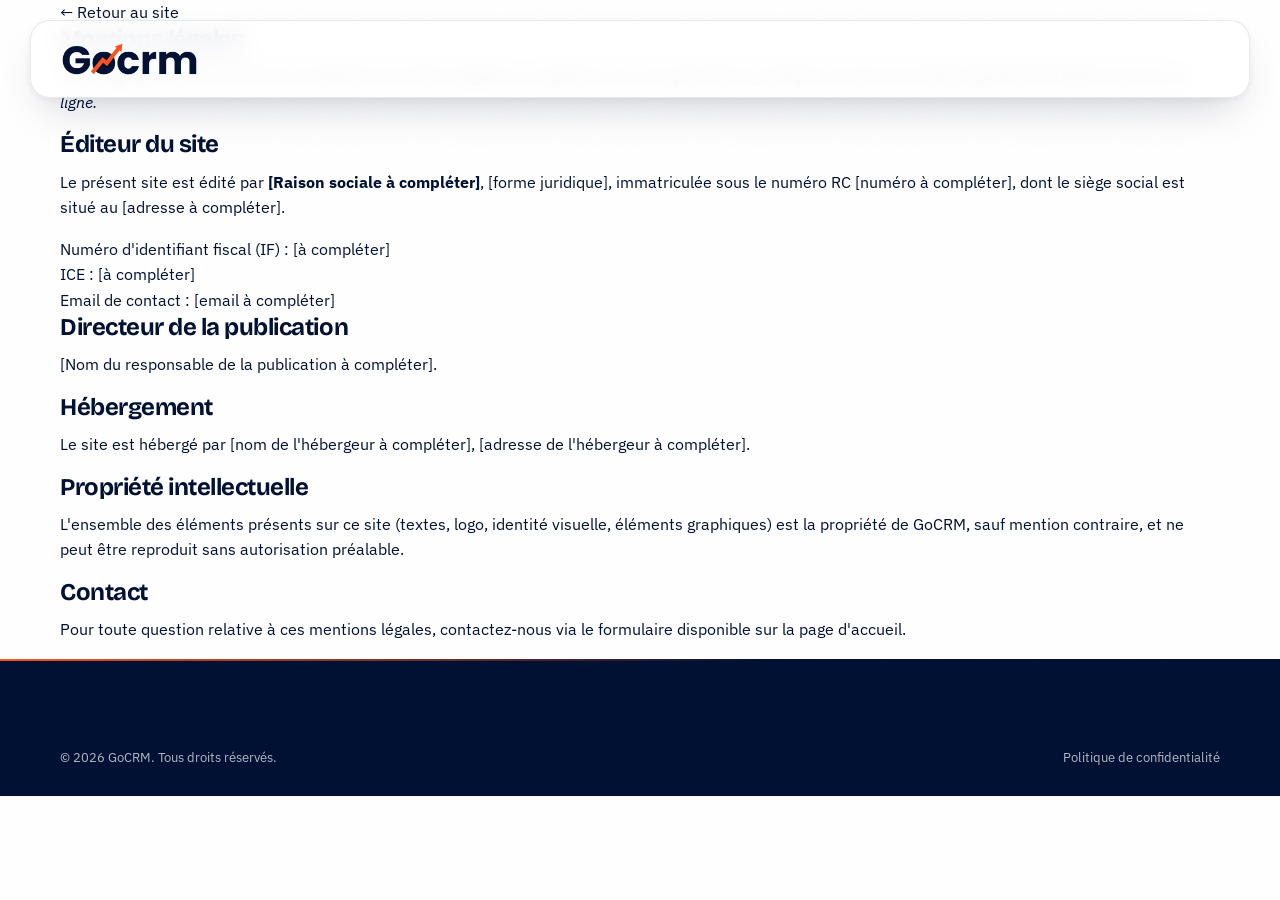
<file: pages/mentions-legales.html>
<!DOCTYPE html>
<html lang="fr">
<head>
<meta charset="UTF-8">
<meta name="viewport" content="width=device-width, initial-scale=1.0">
<title>Mentions légales | GoCRM</title>
<meta name="description" content="Mentions légales de la plateforme GoCRM.">
<meta name="robots" content="noindex, follow">
<link rel="icon" type="image/svg+xml" href="../assets/favicon.svg">
<link href="https://fonts.googleapis.com/css2?family=Bricolage+Grotesque:opsz,wght@12..96,500..800&family=IBM+Plex+Sans:wght@400;500;600;700&display=swap" rel="stylesheet">
<link rel="stylesheet" href="../css/styles.css">
</head>
<body>

<header class="site-header is-scrolled">
  <div class="container">
    <a href="../index.html" class="brand" aria-label="GoCRM — accueil">
      <img src="../assets/gocrm-mark.png" alt="GoCRM" width="191" height="52">
    </a>
  </div>
</header>

<main>
  <section class="legal-page">
    <div class="container">
      <a href="../index.html" class="back-link">&larr; Retour au site</a>
      <h1>Mentions légales</h1>
      <p><em>Cette page présente une structure standard de mentions légales à compléter avec les informations juridiques exactes de l'entité exploitant GoCRM avant mise en ligne.</em></p>

      <h2>Éditeur du site</h2>
      <p>
        Le présent site est édité par <strong>[Raison sociale à compléter]</strong>,
        [forme juridique], immatriculée sous le numéro RC [numéro à compléter],
        dont le siège social est situé au [adresse à compléter].
      </p>
      <ul>
        <li>Numéro d'identifiant fiscal (IF) : [à compléter]</li>
        <li>ICE : [à compléter]</li>
        <li>Email de contact : [email à compléter]</li>
      </ul>

      <h2>Directeur de la publication</h2>
      <p>[Nom du responsable de la publication à compléter].</p>

      <h2>Hébergement</h2>
      <p>
        Le site est hébergé par [nom de l'hébergeur à compléter], [adresse de
        l'hébergeur à compléter].
      </p>

      <h2>Propriété intellectuelle</h2>
      <p>
        L'ensemble des éléments présents sur ce site (textes, logo, identité
        visuelle, éléments graphiques) est la propriété de GoCRM, sauf mention
        contraire, et ne peut être reproduit sans autorisation préalable.
      </p>

      <h2>Contact</h2>
      <p>Pour toute question relative à ces mentions légales, contactez-nous via le formulaire disponible sur la page d'accueil.</p>
    </div>
  </section>
</main>

<footer class="site-footer">
  <div class="container">
    <div class="footer-bottom">
      <span>© <span id="year"></span> GoCRM. Tous droits réservés.</span>
      <span><a href="politique-confidentialite.html">Politique de confidentialité</a></span>
    </div>
  </div>
</footer>

<script>document.getElementById("year").textContent = new Date().getFullYear();</script>
</body>
</html>
</file>
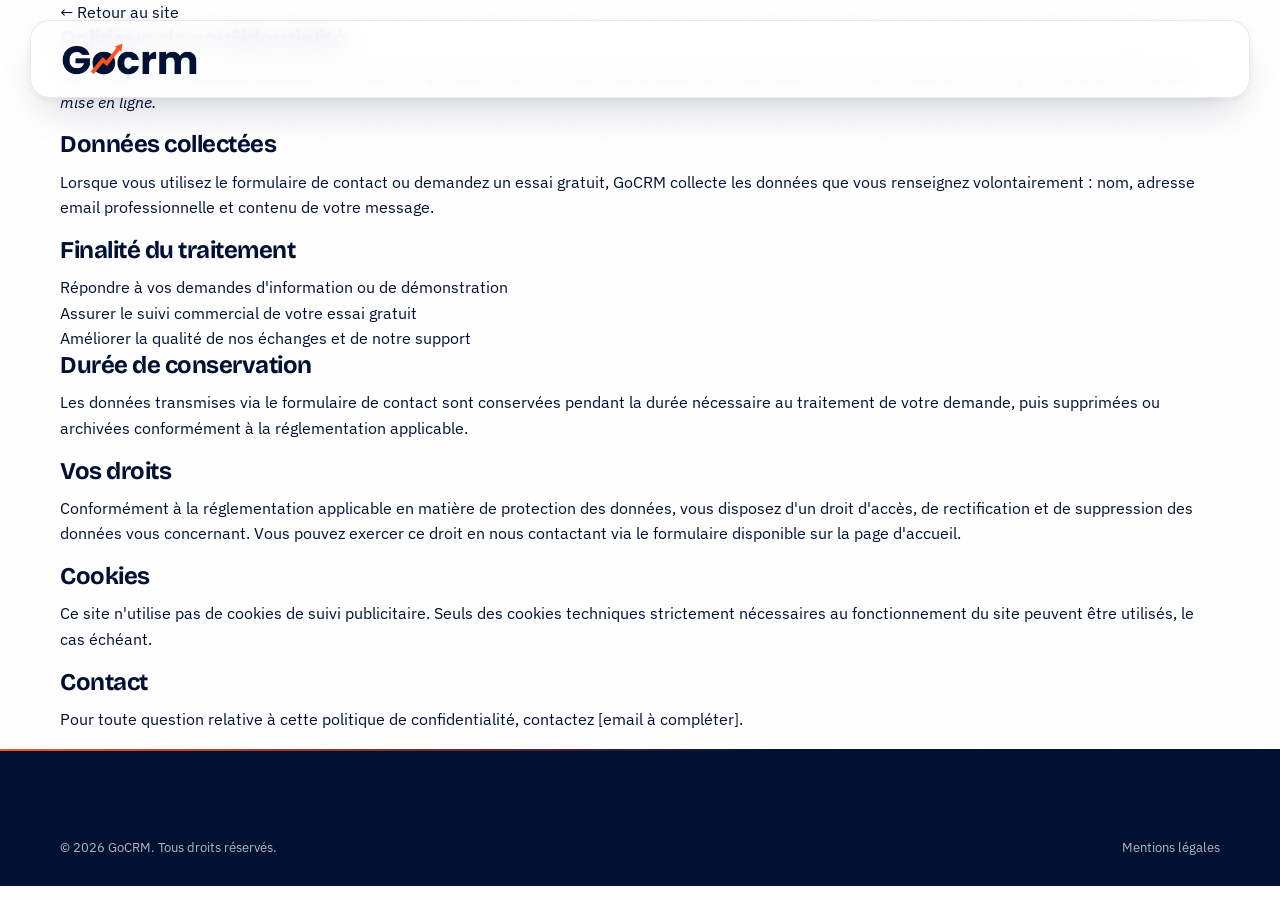
<file: pages/politique-confidentialite.html>
<!DOCTYPE html>
<html lang="fr">
<head>
<meta charset="UTF-8">
<meta name="viewport" content="width=device-width, initial-scale=1.0">
<title>Politique de confidentialité | GoCRM</title>
<meta name="description" content="Politique de confidentialité et de protection des données de la plateforme GoCRM.">
<meta name="robots" content="noindex, follow">
<link rel="icon" type="image/svg+xml" href="../assets/favicon.svg">
<link href="https://fonts.googleapis.com/css2?family=Bricolage+Grotesque:opsz,wght@12..96,500..800&family=IBM+Plex+Sans:wght@400;500;600;700&display=swap" rel="stylesheet">
<link rel="stylesheet" href="../css/styles.css">
</head>
<body>

<header class="site-header is-scrolled">
  <div class="container">
    <a href="../index.html" class="brand" aria-label="GoCRM — accueil">
      <img src="../assets/gocrm-mark.png" alt="GoCRM" width="191" height="52">
    </a>
  </div>
</header>

<main>
  <section class="legal-page">
    <div class="container">
      <a href="../index.html" class="back-link">&larr; Retour au site</a>
      <h1>Politique de confidentialité</h1>
      <p><em>Cette page présente une structure standard de politique de confidentialité, à adapter et compléter selon le traitement réel des données effectué par GoCRM avant mise en ligne.</em></p>

      <h2>Données collectées</h2>
      <p>
        Lorsque vous utilisez le formulaire de contact ou demandez un essai
        gratuit, GoCRM collecte les données que vous renseignez volontairement :
        nom, adresse email professionnelle et contenu de votre message.
      </p>

      <h2>Finalité du traitement</h2>
      <ul>
        <li>Répondre à vos demandes d'information ou de démonstration</li>
        <li>Assurer le suivi commercial de votre essai gratuit</li>
        <li>Améliorer la qualité de nos échanges et de notre support</li>
      </ul>

      <h2>Durée de conservation</h2>
      <p>
        Les données transmises via le formulaire de contact sont conservées
        pendant la durée nécessaire au traitement de votre demande, puis
        supprimées ou archivées conformément à la réglementation applicable.
      </p>

      <h2>Vos droits</h2>
      <p>
        Conformément à la réglementation applicable en matière de protection
        des données, vous disposez d'un droit d'accès, de rectification et de
        suppression des données vous concernant. Vous pouvez exercer ce droit
        en nous contactant via le formulaire disponible sur la page d'accueil.
      </p>

      <h2>Cookies</h2>
      <p>
        Ce site n'utilise pas de cookies de suivi publicitaire. Seuls des
        cookies techniques strictement nécessaires au fonctionnement du site
        peuvent être utilisés, le cas échéant.
      </p>

      <h2>Contact</h2>
      <p>Pour toute question relative à cette politique de confidentialité, contactez [email à compléter].</p>
    </div>
  </section>
</main>

<footer class="site-footer">
  <div class="container">
    <div class="footer-bottom">
      <span>© <span id="year"></span> GoCRM. Tous droits réservés.</span>
      <span><a href="mentions-legales.html">Mentions légales</a></span>
    </div>
  </div>
</footer>

<script>document.getElementById("year").textContent = new Date().getFullYear();</script>
</body>
</html>
</file>
<file: css/styles.css>
/* ==========================================================================
   GoCRM — Feuille de styles principale (Intégrale & Optimisée)
   ========================================================================== */

:root {
  /* Palette de marque (stricte) */
  --orange: #FD5320;
  --orange-light: #FF7A4D;
  --orange-dark: #E0431A;
  --orange-darker: #C23814;
  --navy: #011134;
  --black: #020202;
  --offwhite: #F5F5F5;
  --white: #FFFFFF;

  /* Rôles */
  --bg: var(--white);
  --bg-section: var(--offwhite);
  --bg-dark: var(--navy);
  --text: var(--navy);
  --text-secondary: var(--black);
  --text-on-dark: var(--white);
  --border: rgba(1, 17, 52, 0.1);
  --border-on-dark: rgba(255, 255, 255, 0.14);

  /* Typo */
  --font-display: "Bricolage Grotesque", "Segoe UI", sans-serif;
  --font-text: "IBM Plex Sans", "Segoe UI", sans-serif;

  /* Échelle */
  --radius-sm: 10px;
  --radius-md: 18px;
  --radius-lg: 30px;
  --container: 1240px;
  --shadow-sm: 0 2px 10px rgba(1, 17, 52, 0.07), 0 1px 2px rgba(1, 17, 52, 0.05);
  --shadow-md: 0 16px 40px -8px rgba(1, 17, 52, 0.16), 0 4px 12px rgba(1, 17, 52, 0.06);
  --shadow-lg: 0 32px 80px -12px rgba(1, 17, 52, 0.24), 0 8px 24px rgba(1, 17, 52, 0.08);

  --ease: cubic-bezier(0.16, 1, 0.3, 1);
  --ease-pop: cubic-bezier(0.34, 1.56, 0.64, 1);
  --dur-fast: 0.2s;
  --dur-med: 0.5s;
  --dur-slow: 0.9s;
}

/* ---------- Reset ---------- */
*, *::before, *::after { box-sizing: border-box; }
html { scroll-behavior: smooth; }
body {
  margin: 0;
  font-family: var(--font-text);
  color: var(--text);
  background: var(--bg);
  -webkit-font-smoothing: antialiased;
  line-height: 1.6;
  position: relative;
}
body::before {
  content: "";
  position: fixed;
  inset: 0;
  z-index: 1;
  pointer-events: none;
  opacity: 0.035;
  mix-blend-mode: multiply;
  background-image: url("data:image/svg+xml,%3Csvg xmlns='http://www.w3.org/2000/svg' width='140' height='140'%3E%3Cfilter id='n'%3E%3CfeTurbulence type='fractalNoise' baseFrequency='0.9' numOctaves='2' stitchTiles='stitch'/%3E%3C/filter%3E%3Crect width='100%25' height='100%25' filter='url(%23n)'/%3E%3C/svg%3E");
}
img { max-width: 100%; display: block; }
a { color: inherit; text-decoration: none; }
ul { list-style: none; margin: 0; padding: 0; }
button { font: inherit; cursor: pointer; }
input, textarea { font: inherit; }
svg { display: block; }

h1, h2, h3, h4 {
  font-family: var(--font-display);
  color: var(--navy);
  margin: 0 0 0.5em;
  line-height: 1.1;
}
h1 { letter-spacing: -0.03em; }
h2 { letter-spacing: -0.02em; }
h3, h4 { letter-spacing: -0.01em; }
p { margin: 0 0 1em; }

::selection { background: var(--orange); color: var(--navy); }

section[id] { scroll-margin-top: 112px; }

.container {
  width: 100%;
  max-width: var(--container);
  margin: 0 auto;
  padding: 0 24px;
}

@media (min-width: 768px) {
  .container { padding: 0 40px; }
}

section { position: relative; }

.eyebrow {
  display: inline-flex;
  align-items: center;
  gap: 8px;
  font-family: var(--font-display);
  font-size: 0.78rem;
  font-weight: 600;
  letter-spacing: 0.12em;
  text-transform: uppercase;
  color: var(--orange-dark);
  margin-bottom: 16px;
}
.eyebrow::before {
  content: "";
  width: 18px;
  height: 2px;
  background: var(--orange);
  display: inline-block;
}

.section-head {
  max-width: 680px;
  margin: 0 0 64px;
}
.section-head.center { margin-left: auto; margin-right: auto; text-align: center; }
.section-head h2 {
  font-size: clamp(2.1rem, 4vw, 3.1rem);
  letter-spacing: -0.012em;
  line-height: 1.1;
}
.section-head p { font-size: 1.1rem; color: var(--text-secondary); opacity: 0.85; margin-top: 14px; }

.on-dark { color: var(--text-on-dark); }
.on-dark h2, .on-dark h3 { color: var(--text-on-dark); }
.on-dark p { color: rgba(255,255,255,0.75); }
.on-dark .eyebrow { color: var(--orange); }

/* ---------- Buttons ---------- */
.btn {
  position: relative;
  display: inline-flex;
  align-items: center;
  justify-content: center;
  gap: 8px;
  padding: 15px 28px;
  border-radius: 999px;
  font-family: var(--font-display);
  font-weight: 600;
  font-size: 0.96rem;
  line-height: 1.2;
  border: 2px solid transparent;
  overflow: hidden;
  transition: transform var(--dur-fast) var(--ease), box-shadow var(--dur-fast) var(--ease), background var(--dur-fast) var(--ease), border-color var(--dur-fast) var(--ease);
  white-space: nowrap;
}
.btn:active { transform: translateY(1px) scale(0.98); }
.btn-primary {
  background: linear-gradient(135deg, var(--orange-light) 0%, var(--orange) 100%);
  color: var(--navy);
  box-shadow: 0 10px 28px -4px rgba(253, 83, 32, 0.45), inset 0 1px 0 rgba(255, 255, 255, 0.4);
}
.btn-primary::before {
  content: "";
  position: absolute;
  inset: 0;
  background: linear-gradient(115deg, transparent 30%, rgba(255, 255, 255, 0.45) 48%, transparent 66%);
  transform: translateX(-120%);
  transition: transform 0.65s ease;
}
.btn-primary:hover::before { transform: translateX(120%); }
.btn-primary:hover {
  filter: brightness(1.06);
  box-shadow: 0 16px 36px -6px rgba(253, 83, 32, 0.55), inset 0 1px 0 rgba(255, 255, 255, 0.4);
  transform: translateY(-3px);
}
.btn-sm { padding: 11px 20px; font-size: 0.85rem; }

.link-arrow {
  display: inline-flex;
  align-items: center;
  gap: 8px;
  font-family: var(--font-display);
  font-weight: 600;
  font-size: 0.95rem;
  color: var(--navy);
  padding: 4px 0;
}
.link-arrow .arrow {
  display: inline-block;
  transition: transform var(--dur-fast) var(--ease);
}
.link-arrow:hover { color: var(--orange-dark); }
.link-arrow:hover .arrow { transform: translateX(4px); }
.on-dark .link-arrow { color: var(--white); }
.on-dark .link-arrow:hover { color: var(--orange); }

.btn:focus-visible, a:focus-visible, button:focus-visible, input:focus-visible, textarea:focus-visible {
  outline: 3px solid var(--orange);
  outline-offset: 3px;
}

.sr-only {
  position: absolute;
  width: 1px; height: 1px;
  padding: 0; margin: -1px;
  overflow: hidden;
  clip: rect(0, 0, 0, 0);
  white-space: nowrap;
  border: 0;
}

.skip-link {
  position: absolute;
  left: 16px;
  top: -60px;
  background: var(--orange-dark);
  color: var(--white);
  padding: 12px 20px;
  border-radius: var(--radius-sm);
  z-index: 200;
  font-family: var(--font-display);
  font-weight: 600;
  transition: top var(--dur-fast) var(--ease);
}
.skip-link:focus { top: 16px; }

/* ---------- Header ---------- */
.site-header {
  position: fixed;
  top: 14px;
  left: 50%;
  transform: translateX(-50%);
  width: calc(100% - 28px);
  max-width: 1220px;
  z-index: 100;
  border-radius: 20px;
  background: rgba(255, 255, 255, 0.6);
  border: 1px solid rgba(1, 17, 52, 0.07);
  backdrop-filter: blur(14px) saturate(1.4);
  -webkit-backdrop-filter: blur(14px) saturate(1.4);
  box-shadow: 0 1px 2px rgba(1, 17, 52, 0.04);
  transition: background var(--dur-fast) var(--ease), box-shadow var(--dur-fast) var(--ease), border-color var(--dur-fast) var(--ease);
}
.site-header.is-scrolled {
  background: rgba(255, 255, 255, 0.88);
  border-color: rgba(1, 17, 52, 0.09);
  box-shadow: 0 20px 44px -16px rgba(1, 17, 52, 0.22), 0 2px 8px rgba(1, 17, 52, 0.06);
}
@media (min-width: 640px) {
  .site-header { top: 20px; width: calc(100% - 48px); }
}
.site-header .container {
  display: flex;
  align-items: center;
  justify-content: space-between;
  height: 68px;
  gap: 24px;
  padding: 0 20px;
  max-width: none;
}
@media (min-width: 640px) {
  .site-header .container { padding: 0 28px; }
}
.brand { display: flex; align-items: center; gap: 10px; flex-shrink: 0; }
.brand img { height: 32px; width: auto; }

@media (min-width: 980px) {
  .brand img { height: 38px; }
  .site-header .container { height: 76px; }
}

.nav-links {
  display: none;
  align-items: center;
  gap: 22px;
  font-family: var(--font-display);
  font-weight: 500;
  font-size: 0.9rem;
  white-space: nowrap;
}

@media (min-width: 1140px) {
  .nav-links { gap: 30px; font-size: 0.92rem; }
}
.nav-links a {
  position: relative;
  padding: 6px 0;
  color: var(--navy);
}
.nav-links a::after {
  content: "";
  position: absolute;
  left: 0; bottom: 0;
  width: 0; height: 2px;
  background: var(--orange);
  transition: width var(--dur-fast) var(--ease);
}
.nav-links a:hover::after,
.nav-links a:focus-visible::after { width: 100%; }
.nav-links a:hover, .nav-links a:focus-visible { color: var(--orange-dark); }
.nav-links .nav-secondary {
  color: rgba(1, 17, 52, 0.6);
  font-weight: 500;
}

.header-cta { display: none; align-items: center; }

.nav-toggle {
  position: relative;
  display: inline-flex;
  align-items: center;
  justify-content: center;
  width: 44px; height: 44px;
  background: transparent;
  border: 1px solid var(--border);
  border-radius: var(--radius-sm);
  color: var(--navy);
}
.nav-toggle svg {
  position: absolute;
  transition: opacity var(--dur-fast) var(--ease), transform var(--dur-fast) var(--ease);
}
.nav-toggle .icon-close { opacity: 0; transform: rotate(-45deg) scale(0.7); }
.nav-toggle[aria-expanded="true"] .icon-menu { opacity: 0; transform: rotate(45deg) scale(0.7); }
.nav-toggle[aria-expanded="true"] .icon-close { opacity: 1; transform: rotate(0) scale(1); }

.mobile-nav {
  position: fixed;
  inset: 96px 0 0 0;
  background: var(--offwhite);
  z-index: 99;
  padding: 32px 24px;
  transform: translateY(-12px);
  opacity: 0;
  pointer-events: none;
  transition: opacity var(--dur-med) var(--ease), transform var(--dur-med) var(--ease);
}
.mobile-nav.is-open { opacity: 1; transform: translateY(0); pointer-events: auto; }
.mobile-nav ul { display: flex; flex-direction: column; gap: 4px; }
.mobile-nav a {
  display: block;
  padding: 16px 4px;
  font-family: var(--font-display);
  font-size: 1.3rem;
  font-weight: 600;
  color: var(--navy);
  border-bottom: 1px solid var(--border);
  opacity: 0;
  transform: translateY(10px);
  transition: opacity var(--dur-med) var(--ease), transform var(--dur-med) var(--ease), color var(--dur-fast) var(--ease);
}
.mobile-nav a:hover, .mobile-nav a:focus-visible { color: var(--orange-dark); }
.mobile-nav .nav-secondary { font-size: 1.05rem; font-weight: 500; color: rgba(1, 17, 52, 0.6); }
.mobile-nav.is-open a { opacity: 1; transform: translateY(0); }
.mobile-nav.is-open li:nth-child(1) a { transition-delay: 0.06s; }
.mobile-nav.is-open li:nth-child(2) a { transition-delay: 0.11s; }
.mobile-nav.is-open li:nth-child(3) a { transition-delay: 0.16s; }
.mobile-nav.is-open li:nth-child(4) a { transition-delay: 0.21s; }
.mobile-nav.is-open li:nth-child(5) a { transition-delay: 0.26s; }
.mobile-nav .header-cta { display: flex; margin-top: 28px; }
.mobile-nav .header-cta .btn {
  width: 100%;
  opacity: 0;
  transform: translateY(10px);
  transition: opacity var(--dur-med) var(--ease), transform var(--dur-med) var(--ease);
}
.mobile-nav.is-open .header-cta .btn { opacity: 1; transform: translateY(0); transition-delay: 0.32s; }

@media (min-width: 980px) {
  .nav-links { display: flex; }
  .header-cta { display: flex; }
  .nav-toggle { display: none; }
  .mobile-nav { display: none; }
}

.progress-bar {
  position: fixed;
  top: 0; left: 0;
  height: 2px;
  width: 0%;
  background: var(--orange);
  z-index: 101;
  transition: width 0.1s linear;
}

/* ---------- Hero (Advanced Premium Update) ---------- */
.hero {
  padding: 210px 0 160px;
  background: 
    radial-gradient(circle at 80% 20%, rgba(253, 83, 32, 0.07) 0%, transparent 45%),
    radial-gradient(circle at 15% 70%, rgba(1, 17, 52, 0.04) 0%, transparent 50%),
    linear-gradient(180deg, var(--offwhite) 0%, #EAEAEF 100%);
  overflow: visible;
}
.hero .container { max-width: 960px; }

.hero-badge {
  display: inline-flex;
  align-items: center;
  gap: 10px;
  background: rgba(1, 17, 52, 0.04);
  border: 1px solid rgba(1, 17, 52, 0.08);
  padding: 6px 14px;
  border-radius: 99px;
  margin-bottom: 24px;
  font-family: var(--font-display);
  font-size: 0.82rem;
  font-weight: 600;
  color: var(--navy);
  transform: translateY(10px);
  opacity: 0;
  transition: opacity 0.6s var(--ease), transform 0.6s var(--ease);
}
.hero-badge .badge-tag {
  background: var(--orange);
  color: var(--white);
  padding: 2px 8px;
  border-radius: 99px;
  font-size: 0.72rem;
  text-transform: uppercase;
  letter-spacing: 0.05em;
}
.hero-copy.in-view .hero-badge { opacity: 1; transform: translateY(0); }

.hero-copy { text-align: center; }
.hero-copy .lede { margin-left: auto; margin-right: auto; }
.hero-ctas { justify-content: center; }

.hero-copy h1 {
  font-size: clamp(3.4rem, 7.5vw, 5.8rem);
  font-weight: 800;
  line-height: 1.02;
  letter-spacing: -0.02em;
  color: var(--navy);
  margin-bottom: 28px;
  opacity: 0;
  transform: translateY(16px);
  transition: opacity 0.7s var(--ease) 0.1s, transform 0.7s var(--ease) 0.1s;
}
.hero-copy.in-view h1 { opacity: 1; transform: translateY(0); }

.hero-copy h1 .accent-gradient {
  background: linear-gradient(135deg, var(--orange-light) 0%, var(--orange-dark) 100%);
  -webkit-background-clip: text;
  -webkit-text-fill-color: transparent;
  position: relative;
  display: inline-block;
}
.hero-copy h1 .accent-gradient::after {
  content: "";
  position: absolute;
  left: 0;
  bottom: 0.04em;
  height: 4px;
  width: 100%;
  border-radius: 2px;
  background: linear-gradient(90deg, var(--orange-light), var(--orange));
  transform: scaleX(0);
  transform-origin: left;
  transition: transform 0.8s var(--ease) 0.6s;
}
.hero-copy.in-view h1 .accent-gradient::after { transform: scaleX(1); }

.hero-copy .lede {
  font-size: 1.32rem;
  line-height: 1.55;
  color: var(--navy);
  opacity: 0;
  max-width: 58ch;
  margin-bottom: 8px;
  transform: translateY(14px);
  transition: opacity 0.7s var(--ease) 0.22s, transform 0.7s var(--ease) 0.22s;
}
.hero-copy.in-view .lede { opacity: 0.82; transform: translateY(0); }

.hero-ctas {
  display: flex;
  flex-wrap: wrap;
  align-items: center;
  gap: 24px;
  margin: 44px 0 0;
  opacity: 0;
  transform: translateY(14px);
  transition: opacity 0.7s var(--ease) 0.32s, transform 0.7s var(--ease) 0.32s;
}
.hero-copy.in-view .hero-ctas { opacity: 1; transform: translateY(0); }
.hero-ctas .btn-primary { padding: 17px 36px; font-size: 1rem; }

/* ---------- Aperçu produit & Dashboard (Fix & Compact Update) ---------- */
.preview {
  background: linear-gradient(180deg, #EAEAEF 0%, var(--offwhite) 15%, var(--bg) 50%);
  padding: 0 0 100px;
  position: relative;
  overflow: visible;
}
.preview::before {
  content: "";
  position: absolute;
  inset: 0;
  background-image: radial-gradient(circle, rgba(1, 17, 52, 0.05) 1px, transparent 1px);
  background-size: 30px 30px;
  -webkit-mask-image: radial-gradient(550px 350px at 50% 0%, #000, transparent 80%);
  mask-image: radial-gradient(550px 350px at 50% 0%, #000, transparent 80%);
  pointer-events: none;
}
.preview-stage {
  position: relative;
  max-width: 960px; /* Taille condensée pour plus d'élégance */
  margin: -90px auto 0; /* Remontée fluide calculée sans collision */
  padding: 0 16px;
  z-index: 10;
}
@media (max-width: 640px) {
  .preview-stage { margin-top: -40px; }
}
.preview-stage::before {
  content: "";
  position: absolute;
  inset: -40px -20px;
  z-index: 0;
  background:
    radial-gradient(40% 50% at 50% 20%, rgba(253, 83, 32, 0.12), transparent 70%),
    radial-gradient(35% 45% at 80% 60%, rgba(1, 17, 52, 0.05), transparent 70%);
  filter: blur(30px);
  pointer-events: none;
}

/* Le mockup de tableau de bord */
.dash-mock {
  position: relative;
  z-index: 2;
  display: flex;
  align-items: stretch;
  background: var(--white);
  border: 1px solid rgba(1, 17, 52, 0.08);
  border-radius: 24px;
  box-shadow: 0 30px 70px -15px rgba(1, 17, 52, 0.18), 0 10px 30px -10px rgba(1, 17, 52, 0.07);
  overflow: hidden;
  opacity: 0;
  transform: scale(0.98) translateY(20px);
  transition: opacity 0.8s var(--ease-pop), transform 0.8s var(--ease-pop);
}
.preview-stage.in-view .dash-mock { opacity: 1; transform: scale(1) translateY(0); }

/* Sidebar */
.dash-sidebar {
  flex: 0 0 185px;
  background: var(--navy);
  padding: 18px 12px;
  display: none;
}
@media (min-width: 760px) { .dash-sidebar { display: block; } }
.dash-sidebar-brand { padding: 0 8px; margin-bottom: 24px; }
.dash-sidebar-brand img { height: 18px; width: auto; }
.dash-nav { display: flex; flex-direction: column; gap: 3px; }
.dash-nav-item {
  display: flex;
  align-items: center;
  gap: 10px;
  padding: 8px 10px;
  border-radius: 8px;
  font-size: 0.8rem;
  font-weight: 500;
  color: rgba(255, 255, 255, 0.6);
}
.dash-nav-item svg { flex-shrink: 0; width: 16px; height: 16px; }
.dash-nav-item.is-active {
  color: var(--white);
  background: rgba(253, 83, 32, 0.16);
}
.dash-nav-item.is-active svg { color: var(--orange); }

/* Zone principale */
.dash-main {
  flex: 1;
  min-width: 0;
  background: var(--bg-section);
  padding: 18px 20px 22px;
}

.dash-topbar { display: flex; align-items: center; justify-content: space-between; gap: 16px; margin-bottom: 16px; }
.dash-search {
  display: flex;
  align-items: center;
  gap: 8px;
  background: var(--white);
  border: 1px solid var(--border);
  border-radius: 8px;
  padding: 7px 12px;
  color: rgba(1, 17, 52, 0.4);
  font-size: 0.78rem;
  max-width: 200px;
  flex: 1;
}
.dash-topbar-right { display: flex; align-items: center; gap: 12px; }
.dash-icon-btn {
  position: relative;
  display: inline-flex;
  background: var(--white);
  border: 1px solid var(--border);
  border-radius: 8px;
  padding: 6px;
  color: var(--navy);
}
.dash-dot {
  position: absolute;
  top: 5px; right: 5px;
  width: 5px; height: 5px;
  border-radius: 50%;
  background: var(--orange);
  border: 1px solid var(--white);
}
.dash-user { display: flex; align-items: center; gap: 8px; }
.dash-avatar {
  display: inline-flex;
  align-items: center;
  justify-content: center;
  width: 28px; height: 28px;
  border-radius: 50%;
  background: var(--navy);
  color: var(--white);
  font-size: 0.68rem;
  font-weight: 700;
}
.dash-username { font-size: 0.8rem; font-weight: 600; color: var(--navy); }
@media (max-width: 560px) { .dash-username { display: none; } }

/* Stats cards */
.dash-stats {
  display: grid;
  grid-template-columns: repeat(2, 1fr);
  gap: 10px;
  margin-bottom: 14px;
}
@media (min-width: 700px) { .dash-stats { grid-template-columns: repeat(4, 1fr); } }
.dash-stat {
  background: var(--white);
  border: 1px solid var(--border);
  border-radius: 12px;
  padding: 12px 14px;
  opacity: 0;
  transform: translateY(12px);
  transition: opacity 0.5s var(--ease), transform 0.5s var(--ease);
}
.preview-stage.in-view .dash-stat { opacity: 1; transform: translateY(0); }
.preview-stage.in-view .dash-stat:nth-child(1) { transition-delay: 0.15s; }
.preview-stage.in-view .dash-stat:nth-child(2) { transition-delay: 0.22s; }
.preview-stage.in-view .dash-stat:nth-child(3) { transition-delay: 0.29s; }
.preview-stage.in-view .dash-stat:nth-child(4) { transition-delay: 0.36s; }
.dash-stat h4 {
  font-size: 0.65rem;
  text-transform: uppercase;
  letter-spacing: 0.05em;
  color: var(--text-secondary);
  opacity: 0.55;
  margin: 0 0 6px;
}
.dash-stat-value {
  display: block;
  font-family: var(--font-display);
  font-size: 1.2rem;
  font-weight: 700;
  color: var(--navy);
}
.dash-stat-value small { font-size: 0.65rem; opacity: 0.6; }
.dash-stat-delta { display: inline-block; font-size: 0.68rem; font-weight: 700; margin-top: 4px; }
.dash-stat-delta.is-up { color: var(--orange-dark); }
.dash-stat-delta.is-down { color: rgba(1, 17, 52, 0.45); }

/* Graphiques & Lignes */
.dash-row { display: grid; grid-template-columns: 1fr; gap: 10px; margin-bottom: 10px; }
@media (min-width: 860px) {
  .dash-row { grid-template-columns: 1.6fr 1fr; }
  .dash-row--secondary { grid-template-columns: 1fr 1.4fr; }
}
.dash-panel {
  background: var(--white);
  border: 1px solid var(--border);
  border-radius: 12px;
  padding: 14px 16px;
}
.dash-panel-head { display: flex; align-items: baseline; justify-content: space-between; gap: 10px; margin-bottom: 12px; }
.dash-panel-head h4 { font-size: 0.82rem; font-weight: 700; color: var(--navy); margin: 0; }
.dash-panel-head span { font-size: 0.68rem; color: var(--text-secondary); opacity: 0.55; }

.dash-linechart { width: 100%; height: auto; display: block; }
.dash-grid-line { stroke: rgba(1, 17, 52, 0.06); stroke-width: 1; }
.dash-line-area { opacity: 0; transition: opacity 0.6s var(--ease) 1.15s; }
.dash-line-path {
  fill: none;
  stroke: var(--orange);
  stroke-width: 2.5;
  stroke-linecap: round;
  stroke-linejoin: round;
  stroke-dasharray: 600;
  stroke-dashoffset: 600;
  transition: stroke-dashoffset 1s var(--ease) 0.5s;
}
.preview-stage.in-view .dash-line-path { stroke-dashoffset: 0; }
.preview-stage.in-view .dash-line-area { opacity: 1; }
.dash-line-dots circle {
  fill: var(--white);
  stroke: var(--orange);
  stroke-width: 2;
  opacity: 0;
  transform: scale(0.4);
  transform-box: fill-box;
  transform-origin: center;
  transition: opacity 0.4s var(--ease), transform 0.4s var(--ease);
}
.dash-line-dot--current { fill: var(--orange) !important; }
.preview-stage.in-view .dash-line-dots circle { opacity: 1; transform: scale(1); transition-delay: 1.4s; }
.dash-line-labels text { font-size: 10px; fill: var(--navy); opacity: 0.45; text-anchor: middle; font-family: var(--font-text); }

/* Donut Chart */
.dash-donut-wrap { position: relative; width: 140px; max-width: 100%; margin: 0 auto 12px; }
.dash-donut { width: 100%; height: auto; display: block; }
.dash-donut-track { fill: none; stroke: rgba(1, 17, 52, 0.05); stroke-width: 24; }
.dash-donut-seg {
  fill: none;
  stroke-width: 24;
  stroke-dasharray: 0 427.26;
  transition: stroke-dasharray 0.7s var(--ease);
}
.preview-stage.in-view .dash-donut-seg--1 { stroke-dasharray: 179.45 247.81; transition-delay: 0.55s; }
.preview-stage.in-view .dash-donut-seg--2 { stroke-dasharray: 128.18 299.08; transition-delay: 0.67s; }
.preview-stage.in-view .dash-donut-seg--3 { stroke-dasharray: 119.63 307.63; transition-delay: 0.79s; }
.dash-donut-seg--1 { stroke: rgba(1, 17, 52, 0.35); }
.dash-donut-seg--2 { stroke: rgba(1, 17, 52, 0.65); }
.dash-donut-seg--3 { stroke: var(--orange); }

.dash-donut-center {
  position: absolute;
  inset: 0;
  display: flex;
  flex-direction: column;
  align-items: center;
  justify-content: center;
  text-align: center;
}
.dash-donut-total { font-family: var(--font-display); font-size: 1.3rem; font-weight: 700; color: var(--navy); }
.dash-donut-center span { font-size: 0.62rem; color: var(--text-secondary); opacity: 0.6; }

.dash-legend { display: flex; flex-direction: column; gap: 6px; }
.dash-legend li { display: flex; align-items: center; gap: 8px; font-size: 0.75rem; color: var(--navy); }
.dash-legend b { margin-left: auto; font-weight: 700; }
.dash-dot-legend { width: 7px; height: 7px; border-radius: 50%; flex-shrink: 0; }
.dash-dot--1 { background: rgba(1, 17, 52, 0.35); }
.dash-dot--2 { background: rgba(1, 17, 52, 0.65); }
.dash-dot--3 { background: var(--orange); }

/* Histogramme */
.dash-bars { display: flex; align-items: flex-end; justify-content: space-around; gap: 12px; height: 110px; }
.dash-bar-col { display: flex; flex-direction: column; align-items: center; gap: 6px; flex: 1; height: 100%; justify-content: flex-end; }
.dash-bar-track { width: 100%; max-width: 28px; height: 85px; display: flex; align-items: flex-end; }
.dash-bar {
  width: 100%;
  height: 0;
  border-radius: 4px 4px 1px 1px;
  transition: height 0.7s var(--ease-pop) 1s;
}
.preview-stage.in-view .dash-bar { height: var(--target); }
.dash-bar-col:nth-child(1) .dash-bar { transition-delay: 0.9s; }
.dash-bar-col:nth-child(2) .dash-bar { transition-delay: 1s; }
.dash-bar-col:nth-child(3) .dash-bar { transition-delay: 1.1s; }
.dash-bar-col:nth-child(4) .dash-bar { transition-delay: 1.2s; }
.dash-bar--muted { background: rgba(1, 17, 52, 0.12); }
.dash-bar--navy { background: rgba(1, 17, 52, 0.4); }
.dash-bar--orange { background: var(--orange); }
.dash-bar--dark { background: rgba(1, 17, 52, 0.68); }
.dash-bar-col span { font-size: 0.65rem; color: var(--text-secondary); opacity: 0.6; text-align: center; }

/* Flux d'activité */
.dash-activity { display: flex; flex-direction: column; }
.dash-activity li {
  display: flex;
  align-items: center;
  gap: 8px;
  padding: 8px 0;
  opacity: 0;
  transform: translateX(10px);
  transition: opacity 0.45s var(--ease), transform 0.45s var(--ease);
}
.preview-stage.in-view .dash-activity li { opacity: 1; transform: translateX(0); }
.preview-stage.in-view .dash-activity li:nth-child(1) { transition-delay: 1s; }
.preview-stage.in-view .dash-activity li:nth-child(2) { transition-delay: 1.08s; }
.preview-stage.in-view .dash-activity li:nth-child(3) { transition-delay: 1.16s; }
.preview-stage.in-view .dash-activity li:nth-child(4) { transition-delay: 1.24s; }
.dash-activity li:not(:last-child) { border-bottom: 1px solid var(--border); }
.dash-activity-dot { width: 6px; height: 6px; border-radius: 50%; background: rgba(1, 17, 52, 0.3); flex-shrink: 0; }
.dash-activity-dot.is-orange { background: var(--orange); }
.dash-activity p { flex: 1; margin: 0; font-size: 0.78rem; color: var(--navy); }
.dash-activity time { font-size: 0.68rem; color: var(--text-secondary); opacity: 0.5; }

/* ---------- Pourquoi / Problème-Solution ---------- */
.why { background: var(--bg-section); padding: 120px 0; position: relative; overflow: hidden; }
.why::before {
  content: "";
  position: absolute;
  top: -180px; right: -140px;
  width: 480px; height: 480px;
  background: radial-gradient(closest-side, rgba(253, 83, 32, 0.1), transparent 75%);
  pointer-events: none;
}
.why-grid {
  display: grid;
  grid-template-columns: 1fr;
  gap: 40px;
  align-items: start;
}
@media (min-width: 1024px) {
  .why-grid {
    grid-template-columns: minmax(0, 0.85fr) minmax(0, 1.15fr);
    gap: 48px;
  }
}
.why .section-head { margin-bottom: 0; max-width: 520px; }
@media (max-width: 1023px) {
  .why .section-head { margin-bottom: 40px; }
}
.why .section-head .eyebrow { font-size: 0.72rem; margin-bottom: 12px; }
.why .section-head h2 { font-size: clamp(1.4rem, 2.6vw, 2rem); line-height: 1.3; }
.why .section-head p { font-size: 1rem; margin-top: 10px; }

.expand-panels {
  display: flex;
  gap: 6px;
  min-height: 300px;
}
@media (min-width: 1024px) {
  .expand-panels { min-height: 340px; }
}
.expand-panel {
  position: relative;
  flex: none;
  width: 18%;
  min-width: 0;
  min-height: 300px;
  border: none;
  border-radius: var(--radius-md);
  overflow: hidden;
  cursor: pointer;
  padding: 0;
  font: inherit;
  transition: width 0.48s cubic-bezier(0.65, 0, 0.35, 1);
}
.expand-panel:focus-visible { outline-offset: -3px; }
.expand-panel-bg { position: absolute; inset: 0; z-index: 0; }
.expand-panel--1 .expand-panel-bg { background: var(--navy); }
.expand-panel--2 .expand-panel-bg { background: linear-gradient(165deg, var(--navy) 0%, var(--black) 100%); }
.expand-panel--3 .expand-panel-bg { background: var(--orange); }
.expand-panel--4 .expand-panel-bg { background: radial-gradient(130% 100% at 100% 0%, rgba(255, 255, 255, 0.1), transparent 55%), var(--navy); }
.expand-panel-bg::after {
  content: "";
  position: absolute;
  inset: 0;
  background-image: radial-gradient(circle, rgba(255, 255, 255, 0.16) 1px, transparent 1px);
  background-size: 22px 22px;
  opacity: 0;
  transition: opacity 0.5s ease;
}
.expand-panel--3 .expand-panel-bg::after { background-image: radial-gradient(circle, rgba(1, 17, 52, 0.16) 1px, transparent 1px); }
.expand-panel[aria-expanded="true"] .expand-panel-bg::after { opacity: 1; }

.expand-panel-collapsed {
  position: absolute;
  inset: 0;
  z-index: 1;
  padding: 26px 12px 0;
  text-align: center;
  opacity: 1;
  transition: opacity 0.2s ease 0.18s;
}
.expand-panel[aria-expanded="true"] .expand-panel-collapsed { opacity: 0; transition-delay: 0s; pointer-events: none; }
.expand-panel-shortlabel {
  display: block;
  margin: 16px auto 0;
  font-family: var(--font-display);
  font-size: 0.85rem;
  font-weight: 600;
  line-height: 1.4;
  color: var(--white);
}
.expand-panel--3 .expand-panel-shortlabel { color: var(--navy); }

.expand-panel-content {
  position: absolute;
  inset: 0;
  z-index: 1;
  padding: 26px 24px;
  opacity: 0;
  transition: opacity 0.22s ease;
  pointer-events: none;
  display: flex;
  flex-direction: column;
}
.expand-panel[aria-expanded="true"] .expand-panel-content { opacity: 1; transition-delay: 0.2s; pointer-events: auto; }
.expand-panel-content h3 { color: var(--white); font-size: 1.22rem; margin: 0 0 10px; }
.expand-panel-content p { color: rgba(255, 255, 255, 0.8); font-size: 0.94rem; line-height: 1.5; margin: 0; max-width: 42ch; }
.expand-panel--3 .expand-panel-content h3 { color: var(--navy); }
.expand-panel--3 .expand-panel-content p { color: rgba(1, 17, 52, 0.8); }

.icon-badge {
  display: flex;
  align-items: center;
  justify-content: center;
  width: 44px; height: 44px;
  border-radius: 12px;
  margin: 0 auto;
  background: rgba(255, 255, 255, 0.14);
  border: 1px solid rgba(255, 255, 255, 0.2);
  color: var(--orange);
}
.expand-panel--3 .icon-badge { background: rgba(1, 17, 52, 0.12); border-color: rgba(1, 17, 52, 0.2); color: var(--navy); }
.expand-panel-content .icon-badge { width: 48px; height: 48px; border-radius: 13px; margin: 0 0 14px; flex-shrink: 0; }

.expand-illustration { width: 100%; height: 74px; margin: 0 0 14px; overflow: visible; flex-shrink: 0; }
.expand-illustration svg { width: auto; height: 100%; overflow: visible; }

.illus-converge-line {
  fill: none;
  stroke: rgba(253, 83, 32, 0.55);
  stroke-width: 1.6;
  stroke-linecap: round;
  stroke-dasharray: 60;
  stroke-dashoffset: 60;
  transition: stroke-dashoffset 0.6s var(--ease);
}
.expand-panel[aria-expanded="true"] .illus-converge-line { stroke-dashoffset: 0; }
.expand-panel[aria-expanded="true"] .illus-converge-line:nth-of-type(1) { transition-delay: 0.28s; }
.expand-panel[aria-expanded="true"] .illus-converge-line:nth-of-type(2) { transition-delay: 0.34s; }
.expand-panel[aria-expanded="true"] .illus-converge-line:nth-of-type(3) { transition-delay: 0.4s; }
.illus-converge-node { fill: var(--navy); stroke: var(--orange); stroke-width: 1.4; }
.illus-converge-center { fill: var(--orange); }

.illus-live-path {
  fill: none;
  stroke: var(--orange);
  stroke-width: 2;
  stroke-linecap: round;
  stroke-linejoin: round;
  stroke-dasharray: 140;
  stroke-dashoffset: 140;
  transition: stroke-dashoffset 0.7s var(--ease) 0.25s;
}
.expand-panel[aria-expanded="true"] .illus-live-path { stroke-dashoffset: 0; }
.illus-live-grid { stroke: rgba(255, 255, 255, 0.14); stroke-width: 1; }
.illus-live-dot {
  fill: var(--orange);
  opacity: 0;
  transform-box: fill-box;
  transform-origin: center;
  transition: opacity 0.3s ease 0.85s;
}
.expand-panel[aria-expanded="true"] .illus-live-dot { opacity: 1; animation: illus-pulse 1.6s ease-in-out 0.9s infinite; }
@keyframes illus-pulse {
  0%, 100% { transform: scale(1); opacity: 1; }
  50% { transform: scale(1.7); opacity: 0.55; }
}

.illus-geo-shape {
  fill: none;
  stroke: rgba(1, 17, 52, 0.22);
  stroke-width: 1.2;
  opacity: 0;
  transform-box: fill-box;
  transform-origin: center;
  transition: opacity 0.5s ease, transform 0.5s var(--ease);
  transform: scale(0.7);
}
.expand-panel[aria-expanded="true"] .illus-geo-shape { opacity: 1; transform: scale(1); }
.expand-panel[aria-expanded="true"] .illus-geo-shape:nth-of-type(1) { transition-delay: 0.26s; }
.expand-panel[aria-expanded="true"] .illus-geo-shape:nth-of-type(2) { transition-delay: 0.32s; }
.illus-geo-doc { fill: var(--navy); }
.illus-geo-doc-line { stroke: rgba(255, 255, 255, 0.6); stroke-width: 1.4; stroke-linecap: round; }
.illus-geo-check { fill: var(--navy); }

.illus-stack-block {
  fill: rgba(255, 255, 255, 0.1);
  stroke: rgba(255, 255, 255, 0.28);
  stroke-width: 1.2;
  opacity: 0;
  transform-box: fill-box;
  transform-origin: center;
  transition: opacity 0.45s var(--ease), transform 0.45s var(--ease);
  transform: translateY(10px);
}
.expand-panel[aria-expanded="true"] .illus-stack-block { opacity: 1; transform: translateY(0); }
.expand-panel[aria-expanded="true"] .illus-stack-block:nth-of-type(1) { transition-delay: 0.24s; }
.expand-panel[aria-expanded="true"] .illus-stack-block:nth-of-type(2) { transition-delay: 0.32s; }
.illus-stack-block--top { fill: var(--orange); stroke: none; opacity: 0.95 !important; }

@media (max-width: 759px) {
  .expand-panels { flex-direction: column; gap: 12px; min-height: 0; }
  .expand-panel { width: 100% !important; min-height: 0; cursor: default; }
  .expand-panel-collapsed { display: none; }
  .expand-panel-content { position: relative; z-index: 1; opacity: 1; pointer-events: auto; padding: 24px 20px; }
  .expand-panel-content .icon-badge { margin: 0 0 14px; }
  .expand-panel-bg::after { opacity: 1; }
  .illus-converge-line, .illus-live-path, .illus-geo-shape, .illus-stack-block { transition-delay: 0s !important; }
}

/* ---------- Modules ---------- */
.modules { padding: 120px 0; position: relative; overflow: hidden; }
.modules::before {
  content: "";
  position: absolute;
  bottom: -220px; left: -160px;
  width: 520px; height: 520px;
  background: radial-gradient(closest-side, rgba(1, 17, 52, 0.05), transparent 75%);
  pointer-events: none;
}
.module-groups { display: flex; flex-direction: column; gap: 56px; }
.module-group-label {
  display: flex;
  align-items: center;
  gap: 10px;
  font-family: var(--font-display);
  font-size: 0.78rem;
  font-weight: 600;
  letter-spacing: 0.1em;
  text-transform: uppercase;
  color: var(--orange-dark);
  margin: 0 0 20px;
}
.module-group-icon {
  display: inline-flex;
  align-items: center;
  justify-content: center;
  width: 26px; height: 26px;
  border-radius: 8px;
  background: rgba(253, 83, 32, 0.12);
  color: var(--orange-dark);
  flex-shrink: 0;
}

.module-bento { display: grid; grid-template-columns: 1fr; gap: 16px; }
@media (min-width: 700px) {
  .module-bento { grid-template-columns: repeat(3, 1fr); grid-auto-rows: minmax(150px, auto); }
  .module-card--wide { grid-column: span 3; }
  .module-card--span2 { grid-column: span 2; }
}
@media (min-width: 700px) {
  .module-bento--pilotage { grid-template-columns: repeat(4, 1fr); }
  .module-bento--pilotage .module-card--tall { grid-column: span 2; grid-row: span 2; }
  .module-bento--pilotage .module-card--wide-sm { grid-column: span 2; }
}
@media (min-width: 700px) { .module-bento--flat { grid-template-columns: repeat(3, 1fr); } }

.module-card {
  position: relative;
  background: var(--white);
  border: 1px solid var(--border);
  border-radius: var(--radius-md);
  padding: 24px 22px;
  display: flex;
  flex-direction: column;
  transition: transform var(--dur-fast) var(--ease), box-shadow var(--dur-fast) var(--ease), border-color var(--dur-fast) var(--ease);
}
.module-card:hover {
  transform: translateY(-5px);
  box-shadow: 0 20px 44px -10px rgba(253, 83, 32, 0.18), var(--shadow-md);
  border-color: rgba(253, 83, 32, 0.35);
}
.module-card .num {
  font-family: var(--font-display);
  font-size: 0.74rem;
  font-weight: 700;
  color: rgba(1, 17, 52, 0.3);
  letter-spacing: 0.06em;
  margin-bottom: 10px;
  transition: color var(--dur-fast) var(--ease);
}
.module-card:hover .num { color: var(--orange-dark); }
.module-card h3 { font-size: 1.05rem; margin: 0 0 8px; }
.module-card p { font-size: 0.88rem; color: var(--text-secondary); opacity: 0.78; margin: 0; }

.module-card--featured { background: var(--bg-section); justify-content: space-between; }
.module-card--featured h3 { font-size: 1.3rem; }
.module-card--featured p { font-size: 0.94rem; opacity: 0.82; }
.module-card--tall { padding: 28px 26px; }

.module-mini-status { display: flex; flex-wrap: wrap; gap: 8px 16px; margin-top: 18px; list-style: none; padding: 0; }
.module-mini-status li { display: flex; align-items: center; gap: 7px; font-size: 0.78rem; font-weight: 600; color: var(--navy); }
.module-mini-status .dot { width: 8px; height: 8px; border-radius: 50%; flex-shrink: 0; }
.dot--muted { background: rgba(1, 17, 52, 0.2); }
.dot--navy { background: rgba(1, 17, 52, 0.55); }
.dot--orange { background: var(--orange); }

.module-mini-badges { display: flex; flex-wrap: wrap; gap: 8px; margin-top: 18px; list-style: none; padding: 0; }
.module-mini-badges li {
  font-size: 0.72rem;
  font-weight: 600;
  color: var(--navy);
  background: var(--white);
  border: 1px solid var(--border);
  border-radius: 999px;
  padding: 5px 12px;
}

.module-mini-bars { display: flex; align-items: flex-end; gap: 6px; height: 56px; margin-top: auto; padding-top: 18px; }
.module-mini-bars span { flex: 1; height: var(--h); border-radius: 3px 3px 1px 1px; background: rgba(1, 17, 52, 0.18); }
.module-mini-bars span:last-child { background: var(--orange); }

@media (max-width: 699px) { .module-card--featured .num, .module-card .num { margin-bottom: 8px; } }

/* ---------- Bénéfices ---------- */
.benefits {
  background:
    radial-gradient(50% 60% at 15% 0%, rgba(253, 83, 32, 0.16), transparent 65%),
    radial-gradient(40% 50% at 100% 100%, rgba(255, 255, 255, 0.06), transparent 65%),
    var(--bg-dark);
  padding: 120px 0;
  color: var(--text-on-dark);
  position: relative;
  overflow: hidden;
}
.benefits-grid { display: grid; gap: 24px; grid-template-columns: 1fr; margin-top: 20px; }
@media (min-width: 700px) { .benefits-grid { grid-template-columns: repeat(3, 1fr); } }

.benefit-item {
  background: rgba(255, 255, 255, 0.04);
  border: 1px solid rgba(255, 255, 255, 0.1);
  border-top: 2px solid var(--orange);
  border-radius: var(--radius-md);
  padding: 26px 24px;
  transition: background var(--dur-fast) var(--ease), transform var(--dur-fast) var(--ease);
}
.benefit-item:hover { background: rgba(255, 255, 255, 0.07); transform: translateY(-4px); }
.benefit-item .stat {
  font-family: var(--font-display);
  font-size: clamp(2.4rem, 4.5vw, 3.2rem);
  letter-spacing: -0.02em;
  font-weight: 700;
  color: var(--white);
  display: block;
  margin-bottom: 6px;
}
.benefit-item p { color: rgba(255,255,255,0.72); font-size: 0.95rem; margin: 0; }

/* ---------- Comment ça marche ---------- */
.how { background: var(--bg-section); padding: 120px 0; }
.steps { display: grid; grid-template-columns: 1fr; gap: 32px; position: relative; }
@media (min-width: 860px) { .steps { grid-template-columns: repeat(4, 1fr); } }

.step { position: relative; padding-left: 0; }
.step .step-num {
  font-family: var(--font-display);
  font-weight: 700;
  font-size: 1.05rem;
  color: var(--white);
  width: 44px; height: 44px;
  display: inline-flex;
  align-items: center;
  justify-content: center;
  border-radius: 50%;
  background: linear-gradient(135deg, var(--orange), var(--orange-dark));
  box-shadow: 0 8px 20px rgba(253, 83, 32, 0.32), inset 0 1px 0 rgba(255, 255, 255, 0.3);
  margin-bottom: 18px;
  position: relative;
  z-index: 1;
}
@media (min-width: 860px) {
  .step:not(:last-child)::after {
    content: "";
    position: absolute;
    top: 22px; left: 44px;
    width: calc(100% - 44px + 32px);
    height: 2px;
    background: linear-gradient(90deg, rgba(253, 83, 32, 0.5), rgba(253, 83, 32, 0.1));
  }
}
.step h3 { font-size: 1.2rem; margin-bottom: 8px; }
.step p { font-size: 0.9rem; color: var(--text-secondary); opacity: 0.82; margin: 0; }

/* ---------- Contact ---------- */
.contact { background: var(--bg); padding: 120px 0; }
.contact-wrap { display: grid; grid-template-columns: 1fr; border-radius: var(--radius-lg); overflow: hidden; box-shadow: var(--shadow-md); }
@media (min-width: 860px) { .contact-wrap { grid-template-columns: 0.85fr 1fr; } }

.contact-info { background: var(--navy); padding: 44px 32px; position: relative; overflow: hidden; }
@media (min-width: 860px) { .contact-info { padding: 56px 44px; } }
.contact-info::before {
  content: "";
  position: absolute;
  bottom: -80px; right: -80px;
  width: 220px; height: 220px;
  background: radial-gradient(closest-side, rgba(253, 83, 32, 0.22), transparent 72%);
  pointer-events: none;
}
.contact-info .eyebrow { color: var(--orange); }
.contact-info h2 { font-size: clamp(1.7rem, 3vw, 2.2rem); color: var(--white); }
.contact-info p { color: rgba(255, 255, 255, 0.75); }
.contact-points { margin-top: 24px; display: flex; flex-direction: column; gap: 16px; }
.contact-points li {
  font-size: 0.92rem;
  color: rgba(255, 255, 255, 0.85);
  padding-top: 12px;
  border-top: 1px solid rgba(255, 255, 255, 0.14);
}
.contact-points li:first-child { border-top: none; padding-top: 0; }

.contact-form-panel { background: var(--white); padding: 44px 32px; }
@media (min-width: 860px) { .contact-form-panel { padding: 56px 44px; } }

.form-field { margin-bottom: 18px; }
.form-field label { display: block; font-size: 0.82rem; font-weight: 600; margin-bottom: 6px; color: var(--navy); }
.form-field input, .form-field textarea {
  width: 100%;
  padding: 14px 16px;
  border-radius: 12px;
  border: 1.5px solid var(--border);
  background: var(--offwhite);
  color: var(--navy);
  transition: border-color var(--dur-fast) var(--ease), background var(--dur-fast) var(--ease), box-shadow var(--dur-fast) var(--ease);
}
.form-field input:focus, .form-field textarea:focus {
  border-color: var(--orange);
  background: var(--white);
  box-shadow: 0 0 0 4px rgba(253, 83, 32, 0.12);
  outline: none;
}
.form-field textarea { resize: vertical; min-height: 120px; }
.form-status { font-size: 0.88rem; margin-top: 12px; min-height: 1.2em; }
.form-status[data-state="success"] { color: #1a8a4a; }
.form-status[data-state="error"] { color: var(--orange-dark); }

/* ---------- Footer ---------- */
.site-footer { background: var(--navy); color: rgba(255,255,255,0.7); padding: 64px 0 28px; position: relative; }
.site-footer::before { content: ""; position: absolute; top: 0; left: 0; right: 0; height: 2px; background: linear-gradient(90deg, var(--orange), transparent 60%); }
.footer-top { display: grid; grid-template-columns: 1fr; gap: 40px; padding-bottom: 40px; border-bottom: 1px solid var(--border-on-dark); }
@media (min-width: 760px) { .footer-top { grid-template-columns: 1.4fr 1fr 1fr; } }
.footer-brand img { height: 40px; width: auto; margin-bottom: 16px; }
.footer-brand p { max-width: 34ch; font-size: 0.9rem; }
.footer-col h4 { color: var(--white); font-size: 0.82rem; text-transform: uppercase; letter-spacing: 0.08em; margin-bottom: 16px; }
.footer-col ul { display: flex; flex-direction: column; gap: 10px; font-size: 0.92rem; }
.footer-col a { transition: color var(--dur-fast) var(--ease); }
.footer-col a:hover { color: var(--orange); }
.footer-bottom { display: flex; flex-wrap: wrap; gap: 12px; justify-content: space-between; padding-top: 24px; font-size: 0.82rem; }

/* ---------- Animations au scroll ---------- */
.reveal { opacity: 0; transform: translateY(28px); transition: opacity 0.7s var(--ease), transform 0.7s var(--ease); }
.reveal.is-visible { opacity: 1; transform: translateY(0); }
.reveal-stagger.is-visible > * { opacity: 1; transform: translateY(0); }
.reveal-stagger > * { opacity: 0; transform: translateY(24px); transition: opacity 0.6s var(--ease), transform 0.6s var(--ease); }
.reveal-stagger.is-visible > *:nth-child(1) { transition-delay: 0.02s; }
.reveal-stagger.is-visible > *:nth-child(2) { transition-delay: 0.08s; }
.reveal-stagger.is-visible > *:nth-child(3) { transition-delay: 0.14s; }
.reveal-stagger.is-visible > *:nth-child(4) { transition-delay: 0.2s; }
.reveal-stagger.is-visible > *:nth-child(5) { transition-delay: 0.26s; }

@media (prefers-reduced-motion: reduce) {
  html { scroll-behavior: auto; }
  *, *::before, *::after { animation-duration: 0.001ms !important; transition-duration: 0.001ms !important; scroll-behavior: auto !important; }
  .hero-copy h1 .accent-gradient::after { transform: scaleX(1) !important; }
  .illus-live-dot { animation: none !important; opacity: 1 !important; }
}
</file>
